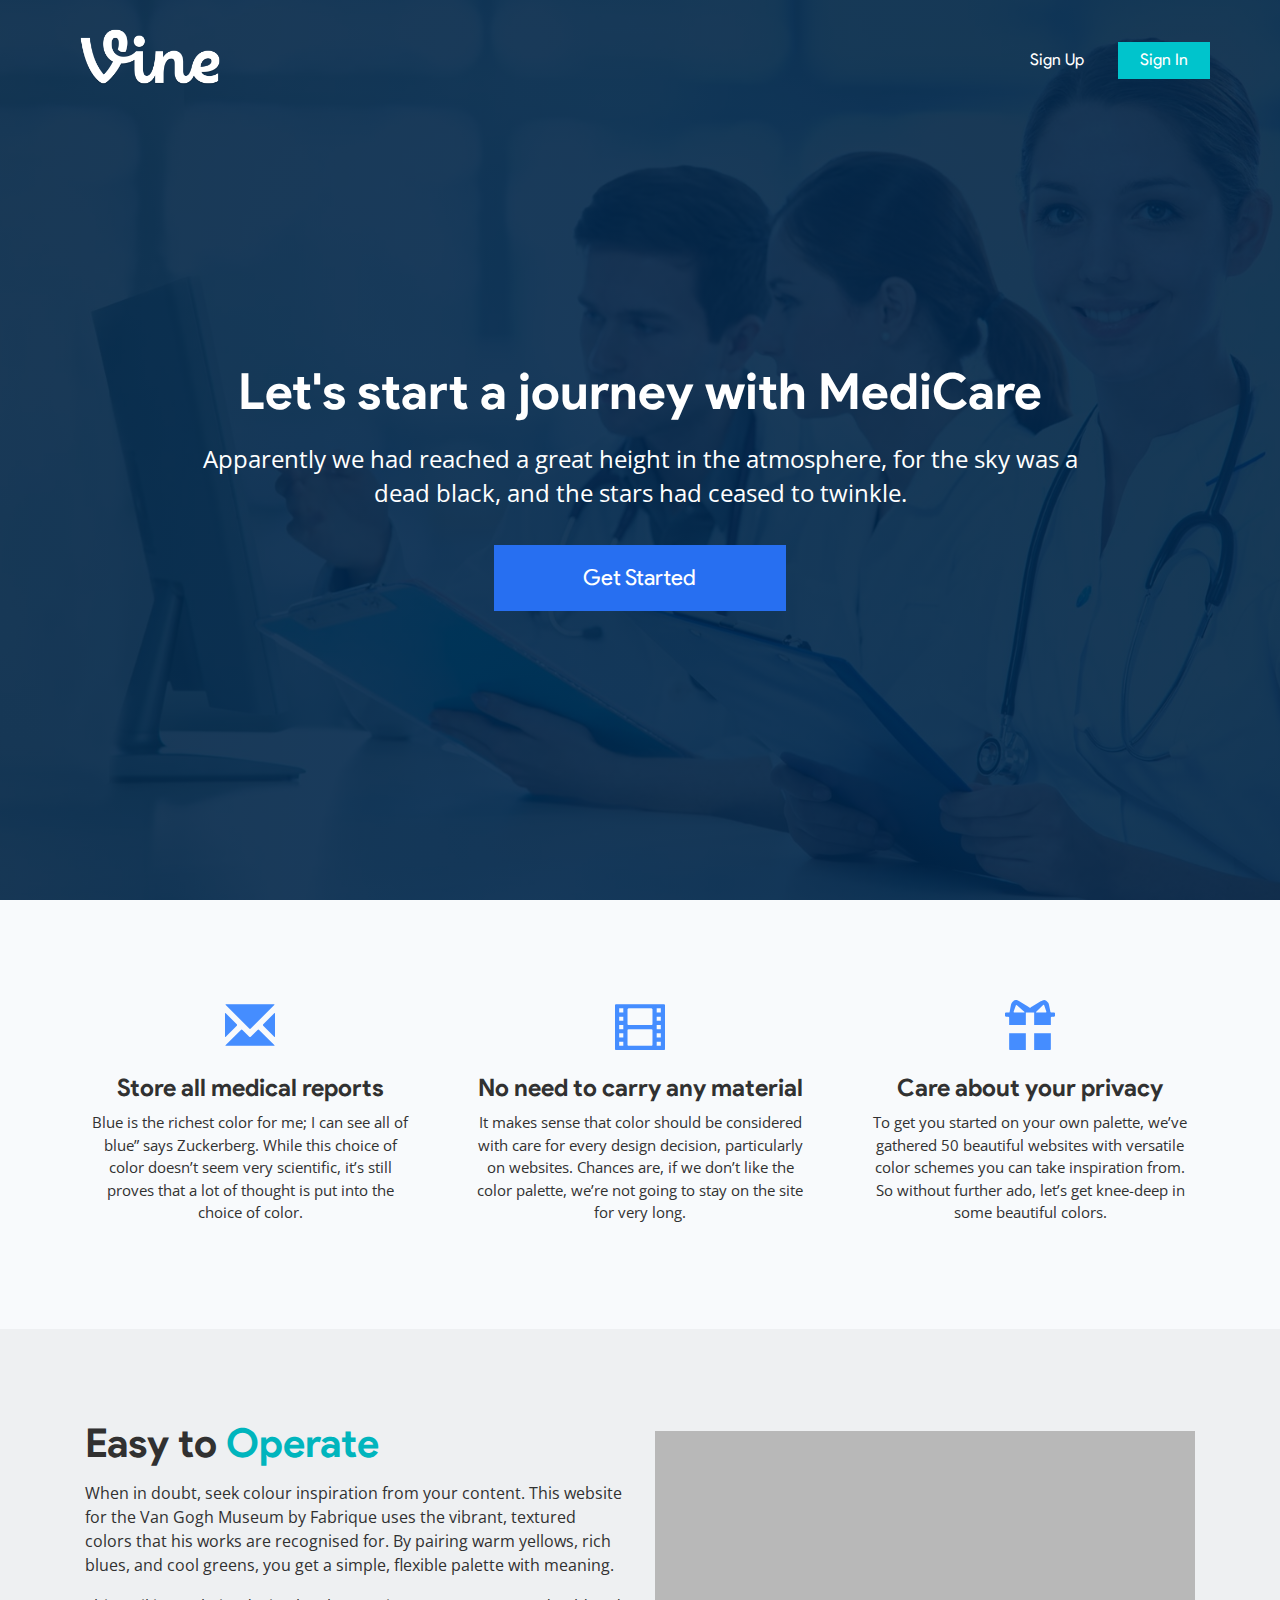
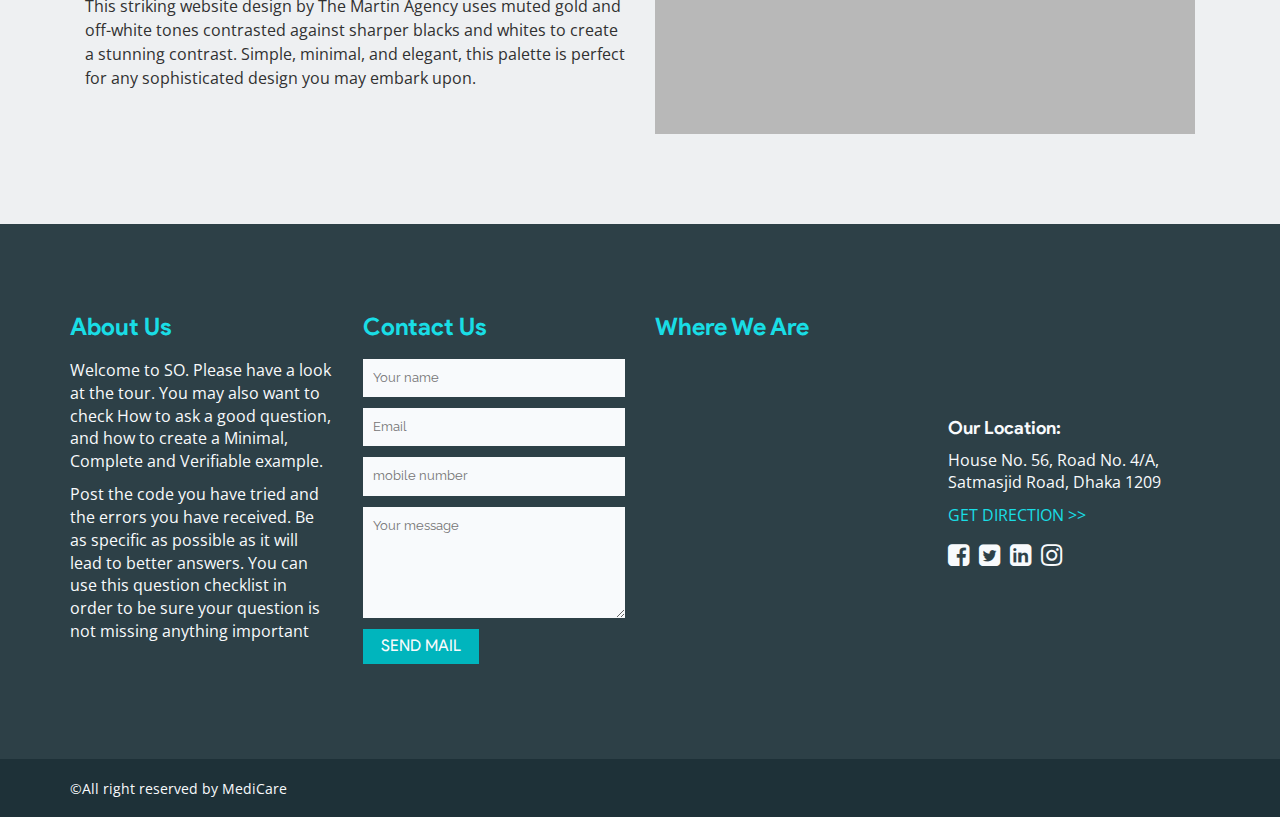
<file: index.html>
<!DOCTYPE html>
<html lang="en">
<head>
	<meta charset="UTF-8">
	<title>Medi-Care</title>
	<!-- <link href="https://fonts.googleapis.com/css?family=Open+Sans:400,600,700" rel="stylesheet">
	<link href="https://fonts.googleapis.com/css?family=Raleway:200,300,400" rel="stylesheet"> -->
	<link href="https://fonts.googleapis.com/css?family=Open+Sans:400,600,700|Raleway:200,300,400,700" rel="stylesheet">
	<link rel="stylesheet" href="https://maxcdn.bootstrapcdn.com/font-awesome/4.7.0/css/font-awesome.min.css">
	<link rel="stylesheet" href="https://maxcdn.bootstrapcdn.com/bootstrap/3.3.7/css/bootstrap.min.css">
	<link rel="stylesheet" href="css/style.css">
</head>
<body>
	<header>
		<div class="container">
			<a href="" class="logo pull-left">
				<img src="img/logo.png" alt="">
			</a>
			<nav class="pull-right">
				<ul>
					<li><button data-toggle="modal" data-target="#sign-up-modal">Sign Up</button></li>
					<li><button class="sign-in" data-toggle="modal" data-target="#sign-in-modal">Sign In</button></li>
				</ul>
			</nav>
		</div>
	</header>
	<section class="banner-area">
		<div class="container">
			<div class="banner-inner">
				<h2>Let's start a journey with MediCare</h2>
				<p>Apparently we had reached a great height in the atmosphere, for the sky was a dead black, and the stars had ceased to twinkle.</p>
				<button>Get Started</button>
			</div>
		</div>
	</section>
	<section class="feature-area">
		<div class="container">
			<div class="row">
				<div class="col-md-4">
					<div class="single-feature">
						<i class="glyphicon glyphicon-envelope"></i>
						<h3>Store all medical reports</h3>
						<p>Blue is the richest color for me; I can see all of blue” says Zuckerberg. While this choice of color doesn’t seem very scientific, it’s still proves that a lot of thought is put into the choice of color.</p>
					</div>
				</div>
				<div class="col-md-4">
					<div class="single-feature">
						<i class="glyphicon glyphicon-film"></i>
						<h3>No need to carry any material</h3>
						<p>It makes sense that color should be considered with care for every design decision, particularly on websites. Chances are, if we don’t like the color palette, we’re not going to stay on the site for very long.</p>
					</div>
				</div>
				<div class="col-md-4">
					<div class="single-feature">
						<i class="glyphicon glyphicon-gift"></i>
						<h3>Care about your privacy</h3>
						<p>To get you started on your own palette, we’ve gathered 50 beautiful websites with versatile color schemes you can take inspiration from. So without further ado, let’s get knee-deep in some beautiful colors.</p>
					<div>
				</div>
			</div>
		</div>
	</section>
	<section class="how-to-area">
		<div class="container">
			<div class="col-md-6">
				<h2>Easy to <strong>Operate</strong></h2>
				<p>When in doubt, seek colour inspiration from your content. This website for the Van Gogh Museum by Fabrique uses the vibrant, textured colors that his works are recognised for. By pairing warm yellows, rich blues, and cool greens, you get a simple, flexible palette with meaning.</p>
				<p>This striking website design by The Martin Agency uses muted gold and off-white tones contrasted against sharper blacks and whites to create a stunning contrast. Simple, minimal, and elegant, this palette is perfect for any sophisticated design you may embark upon.</p>
			</div>
			<div class="col-md-6">
				<div class="vimeo-video">
					<iframe frameborder="0" vspace="0" hspace="0" webkitallowfullscreen="" mozallowfullscreen="" allowfullscreen="" scrolling="auto" src="https://player.vimeo.com/video/218093515?title=0"></iframe>
				</div>
			</div>
		</div>
	</section>
	<footer>
		<div class="upper-footer">
			<div class="container">
				<div class="row">
					<div class="col-md-3">
						<h3>About Us</h3>
						<p>Welcome to SO. Please have a look at the tour. You may also want to check How to ask a good question, and how to create a Minimal, Complete and Verifiable example.</p>
						<p>Post the code you have tried and the errors you have received. Be as specific as possible as it will lead to better answers. You can use this question checklist in order to be sure your question is not missing anything important</p>
					</div>
					<div class="col-md-3">
						<h3>Contact Us</h3>
						<form action="">
							<input type="text" placeholder="Your name">
							<input type="email" placeholder="Email">
							<input type="text" placeholder="mobile number">
							<textarea name="" id="" cols="30" rows="5" placeholder="Your message"></textarea>
							<button type="submit">SEND MAIL</button>
						</form>
					</div>
					<div class="col-md-6">
						<h3>Where We Are</h3>
						<div class="contact-info">
							<div class="contact-map pull-left">
								<iframe src="https://www.google.com/maps/embed?pb=!1m18!1m12!1m3!1d3652.1826739721478!2d90.37228181423257!3d23.740864395059127!2m3!1f0!2f0!3f0!3m2!1i1024!2i768!4f13.1!3m3!1m2!1s0x3755bf4ac8e87751%3A0xb69305423ba5f5ef!2sUniversity+of+Liberal+Arts+Bangladesh(Campus+A)!5e0!3m2!1sen!2sbd!4v1510261510139" width="400" height="258" frameborder="0" style="border:0" allowfullscreen></iframe>
							</div>
							<div class="contact-text pull-left">
								<h4>Our Location:</h4>
								<p>House No. 56, Road No. 4/A, Satmasjid Road, Dhaka 1209</p>
								<p><a href="#">GET DIRECTION >></a></p>
								<ul>
									<li><a href="#"><i class="fa fa-facebook-square" aria-hidden="true"></i></a></li>
									<li><a href="#"><i class="fa fa-twitter-square" aria-hidden="true"></i></a></li>
									<li><a href="#"><i class="fa fa-linkedin-square" aria-hidden="true"></i></a></li>
									<li><a href="#"><i class="fa fa-instagram" aria-hidden="true"></i></a></li>
								</ul>
							</div>
						</div>
					</div>
				</div>
			</div>
		</div>
		<div class="lower-footer">
			<div class="container">
				<p>&copy;All right reserved by MediCare</p>
			</div>
		</div>
	</footer>

	<!-- Sign Up Modal -->
	<div id="sign-up-modal" class="modal fade" role="dialog">
		<div class="modal-dialog">

			<!-- Modal content-->
			<div class="modal-content">
				<div class="sign-up-top">
				
					<button class="close" data-dismiss="modal">
						<i class="glyphicon glyphicon-remove"></i>
					</button>
					<h4 class="modal-title">Sign Up</h4>
					<p>Let's join as a member of us. It's free to create an Account.</p>
				</div>
				<div class="sign-up-bottom">
					<div class="sign-up-steps">
						<div class="single-sign-up-step full">
							<p>STEP 1</p>
							<span></span>
							<p>Choose Role</p>
						</div>
						<div class="single-sign-up-step">
							<p>STEP 2</p>
							<span></span>
							<p>Basic Info</p>
						</div>
						<div class="single-sign-up-step">
							<p>STEP 3</p>
							<span></span>
							<p>Other Details</p>
						</div>
					</div>
					<form action="">
						<div class="single-step sign-up-step-1 active">
							<div class="single-step-inner">
								<h3>Who are you? Choose a role for the new Account</h3>
								<div class="sign-up-role">
									<div class="sign-up-as" data-hide=".sign-up-step-1" data-show=".sign-up-step-2" data-go-step="2" data-role="doctor">
										<h2>As a <br><strong>Doctor</strong></h2>
									</div>
									<span>or</span>
									<div class="sign-up-as" data-hide=".sign-up-step-1" data-show=".sign-up-step-2" data-go-step="2" data-role="patient">
										<h2>As a <br><strong>Patient</strong></h2>
									</div>
								</div>
							</div>
						</div>
						<div class="single-step sign-up-step-2">
							<div class="single-step-inner">
								<h3>Basic Information</h3>
								<div class="sign-up-field">
									<input type="text" placeholder="First name">
									<input type="text" placeholder="Last name">
								</div>
								<input type="text" placeholder="Username">
								<div class="sign-up-field">
									<input type="password" placeholder="Password">
									<input type="password" placeholder="Confirm Password">
								</div>
								<div class="sign-up-field buttons">
									<button type="button" data-hide=".sign-up-step-2" data-show=".sign-up-step-1" data-back-step="1">Previous</button>
									<button type="button" data-hide=".sign-up-step-2" data-show=".sign-up-step-3" data-go-step="3">Next</button>
								</div>
							</div>
						</div>
						<div class="single-step sign-up-step-3">
							<div class="single-step-inner">
								<h3>Contact and Personal Information</h3>
								<div class="sign-up-field">
									<input type="email" placeholder="Email">
									<input type="number" placeholder="Phone number">
									<input type="text" placeholder="Address" data-if="doctor">
									<input type="text" placeholder="Profession" data-if="doctor">
									<input type="text" placeholder="NID">
									<input type="text" placeholder="Working place" data-if="patient">
									<input type="text" placeholder="Designation" data-if="patient">
									<input type="text" placeholder="Date of birth">
								</div>
								<div class="sign-up-field buttons">
									<button type="button" data-hide=".sign-up-step-3" data-show=".sign-up-step-2" data-back-step="2">Previous</button>
									<button type="submit">Submit</button>
								</div>
							</div>
						</div>
					</form>
				</div>
			</div>
		</div>
	</div>
	
	<!-- Sign In Modal -->
	<div id="sign-in-modal" class="modal fade" role="dialog">
		<div class="modal-dialog">

			<!-- Modal content-->
			<div class="modal-content">
				<div class="sign-in-top">
				
					<button class="close" data-dismiss="modal">
						<i class="glyphicon glyphicon-remove"></i>
					</button>
					<h4 class="modal-title">Sign In</h4>
					<p>Give your username and password to get logged in.</p>
				
				
					<form action="">
						<input type="text" placeholder="Username">
						<input type="password" placeholder="Password">
						<button type="submit">Sign In</button>
					</form>
				
				</div>
				<div class="sign-in-bottom">
					<p>Don't have an Account? To create one <strong>Sign Up</strong> now.</p>
					<button type="button" data-vanish="#sign-in-modal" data-toggle="modal" data-target="#sign-up-modal">Sign Up</button>
				</div>
			</div>
		</div>
	</div>

	<script src="js/vendor/jquery-3.2.1.js"></script>
	<script src="https://maxcdn.bootstrapcdn.com/bootstrap/3.3.7/js/bootstrap.min.js"></script>
	<script src="js/script.js"></script>
</body>
</html>
</file>
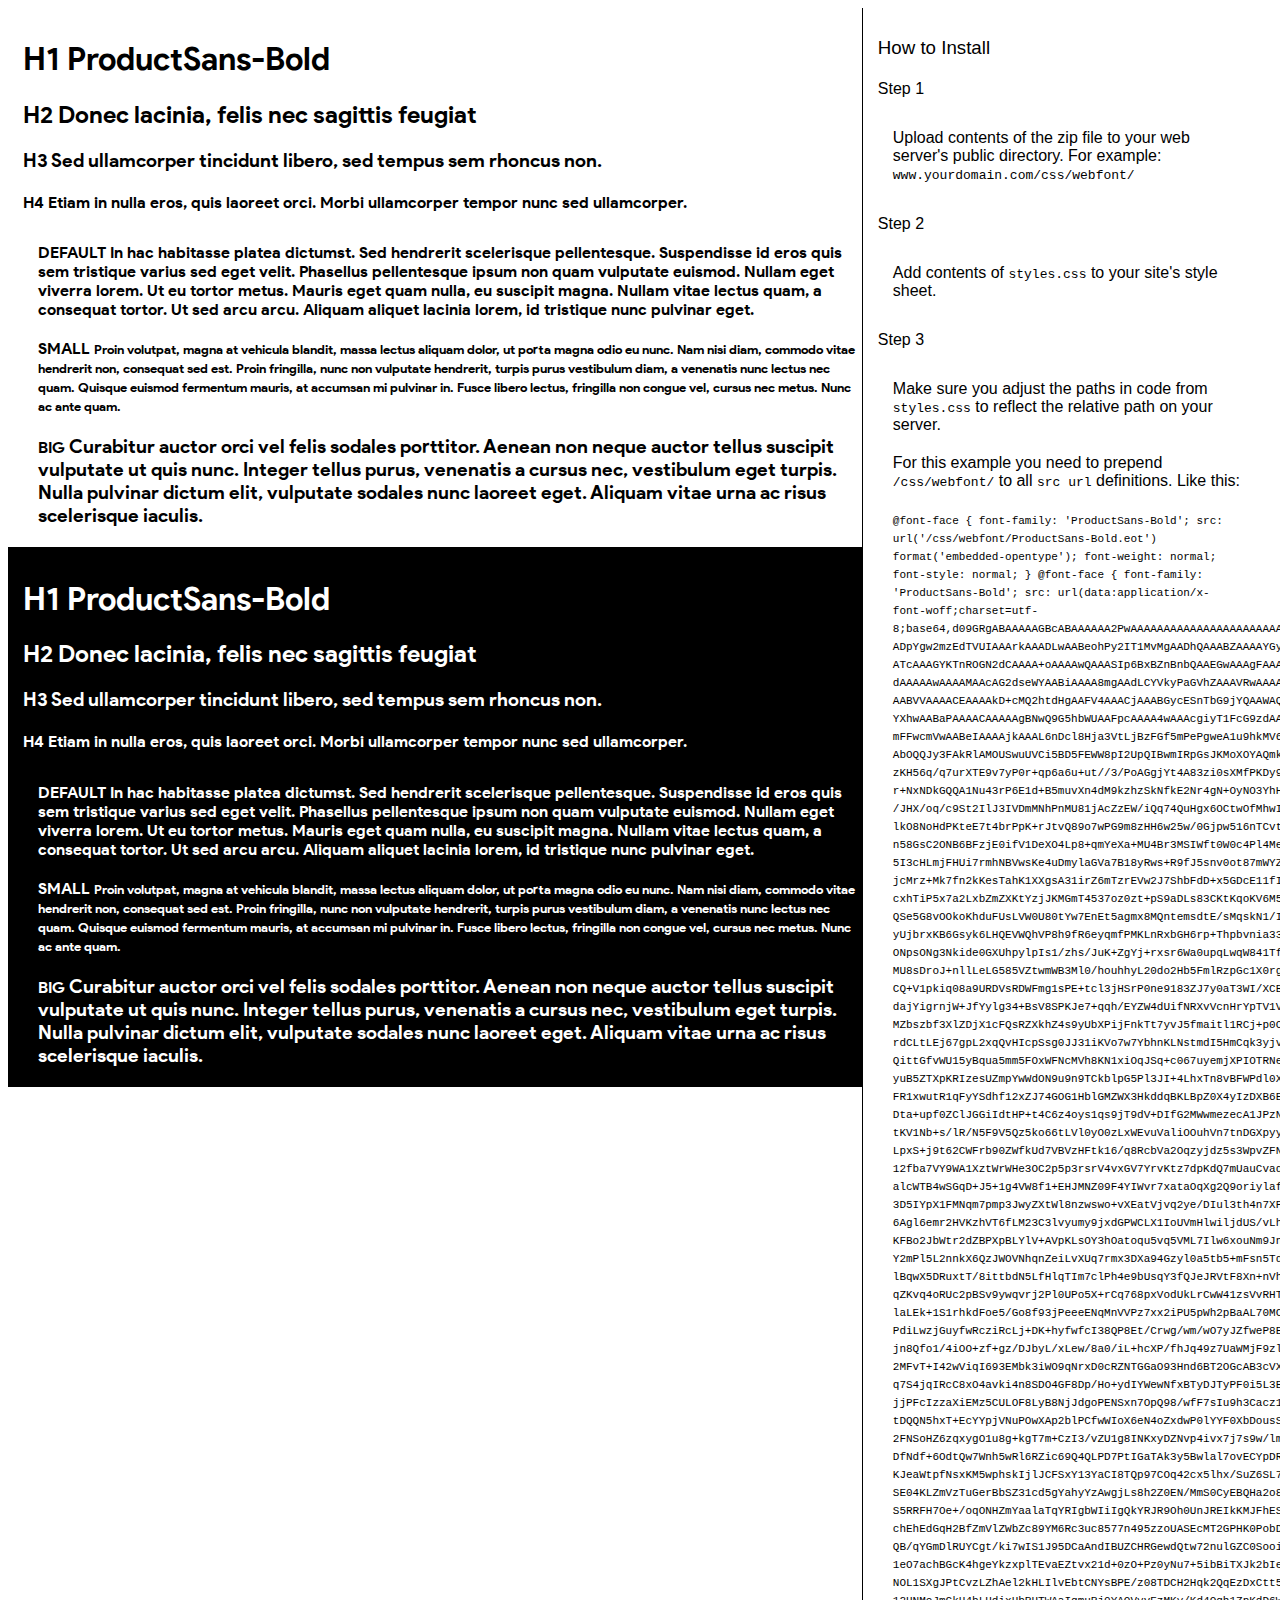
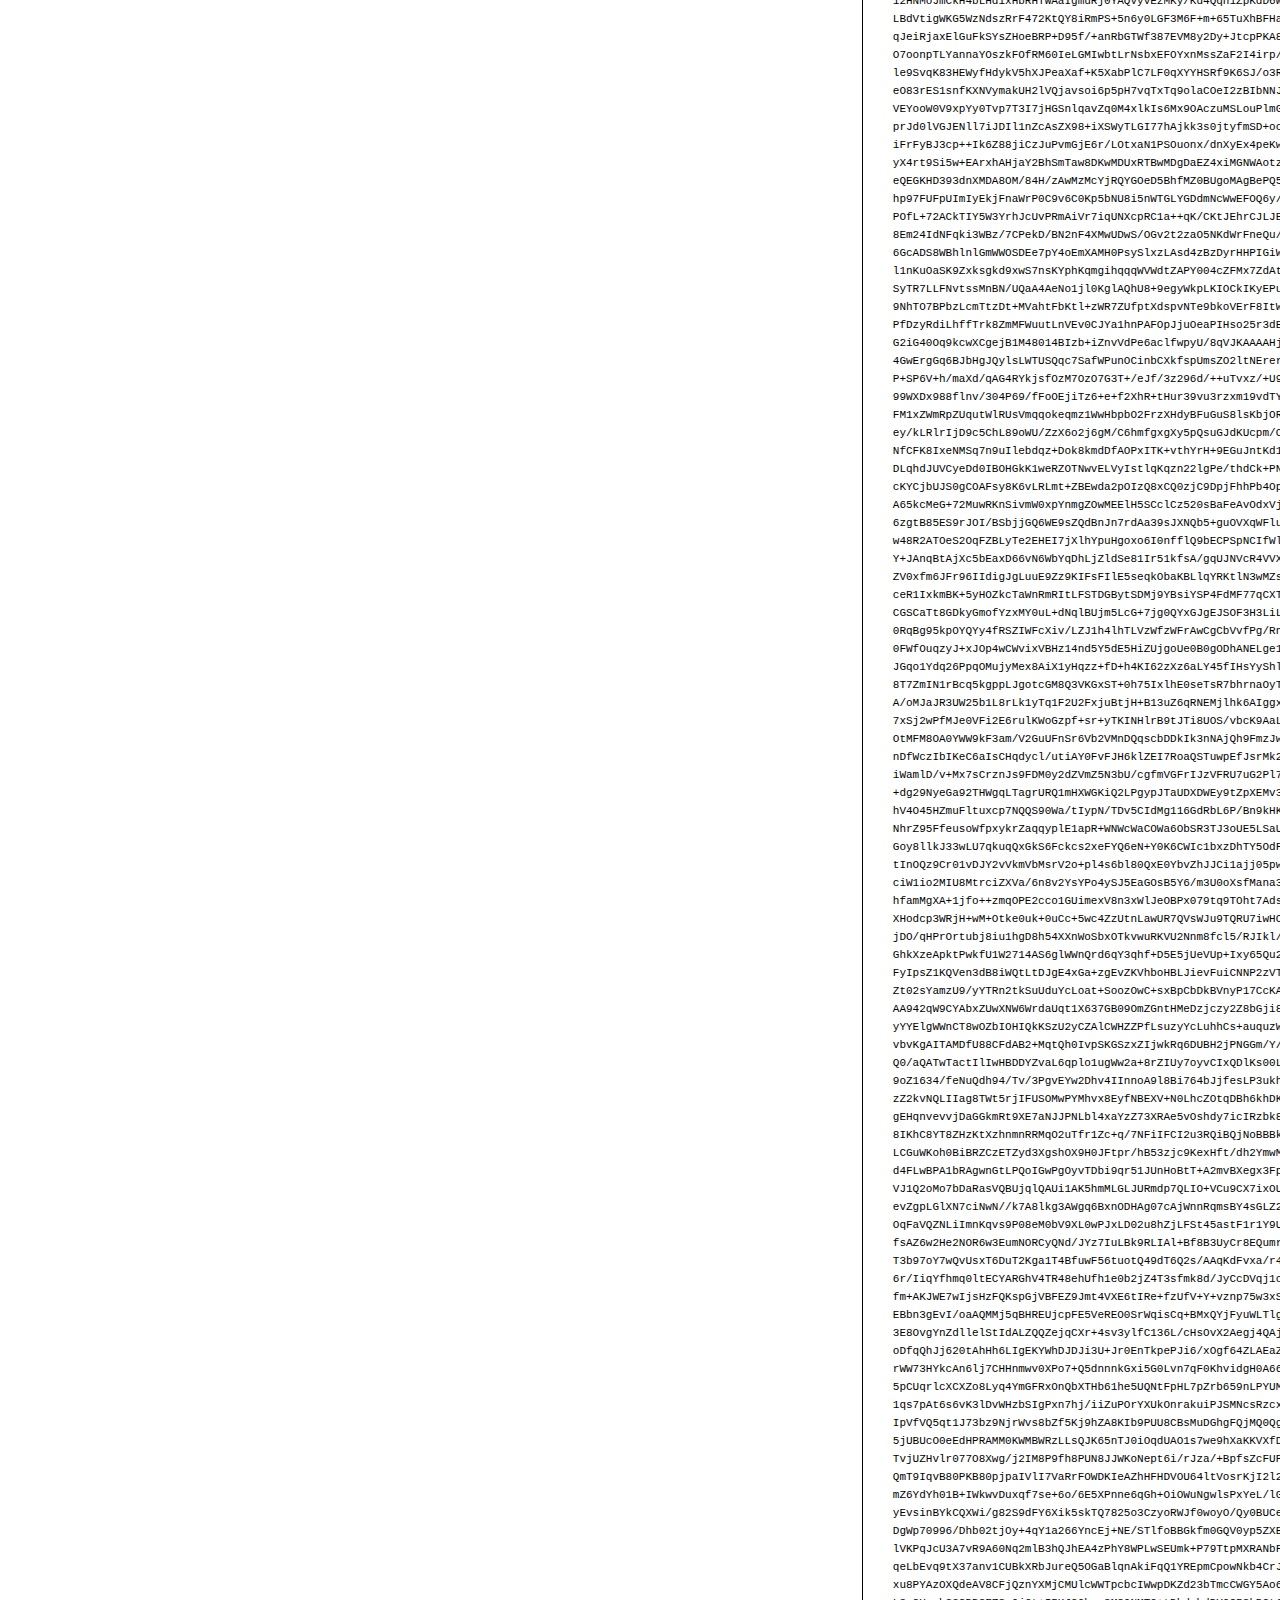
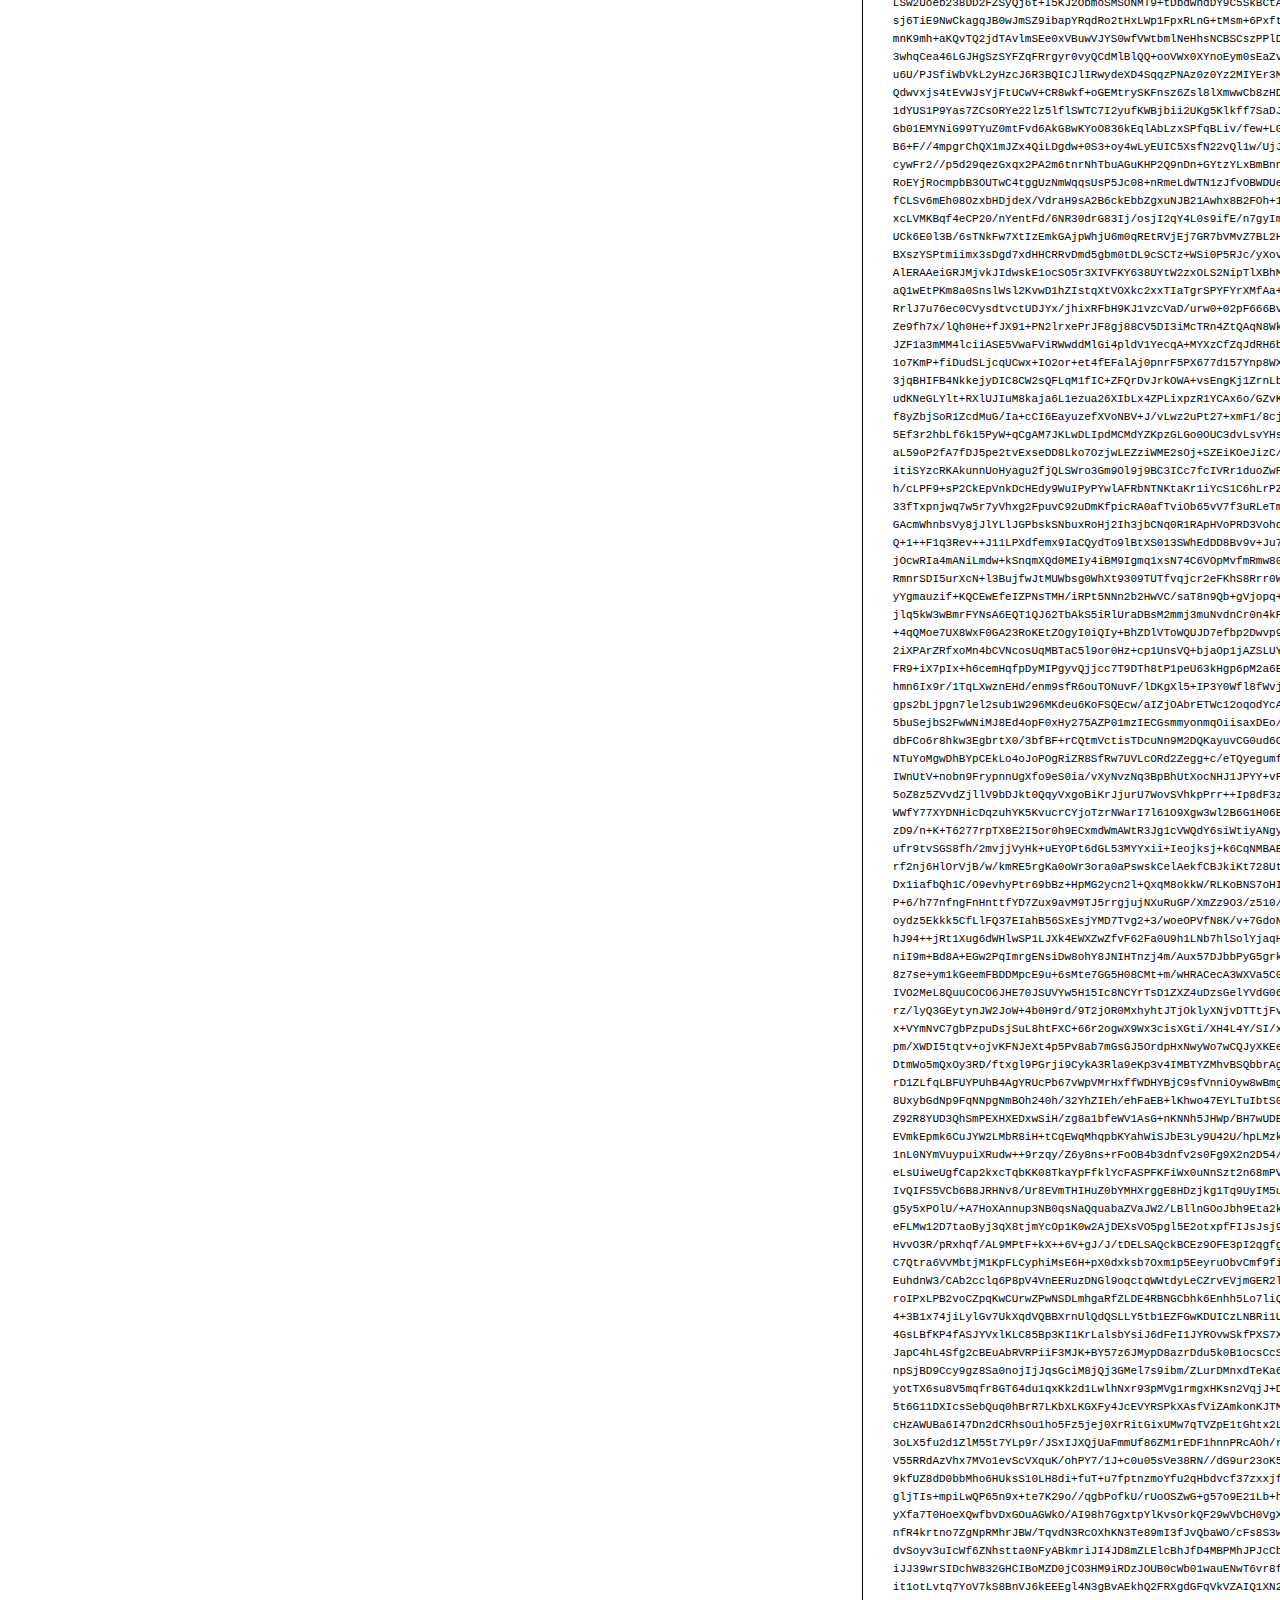
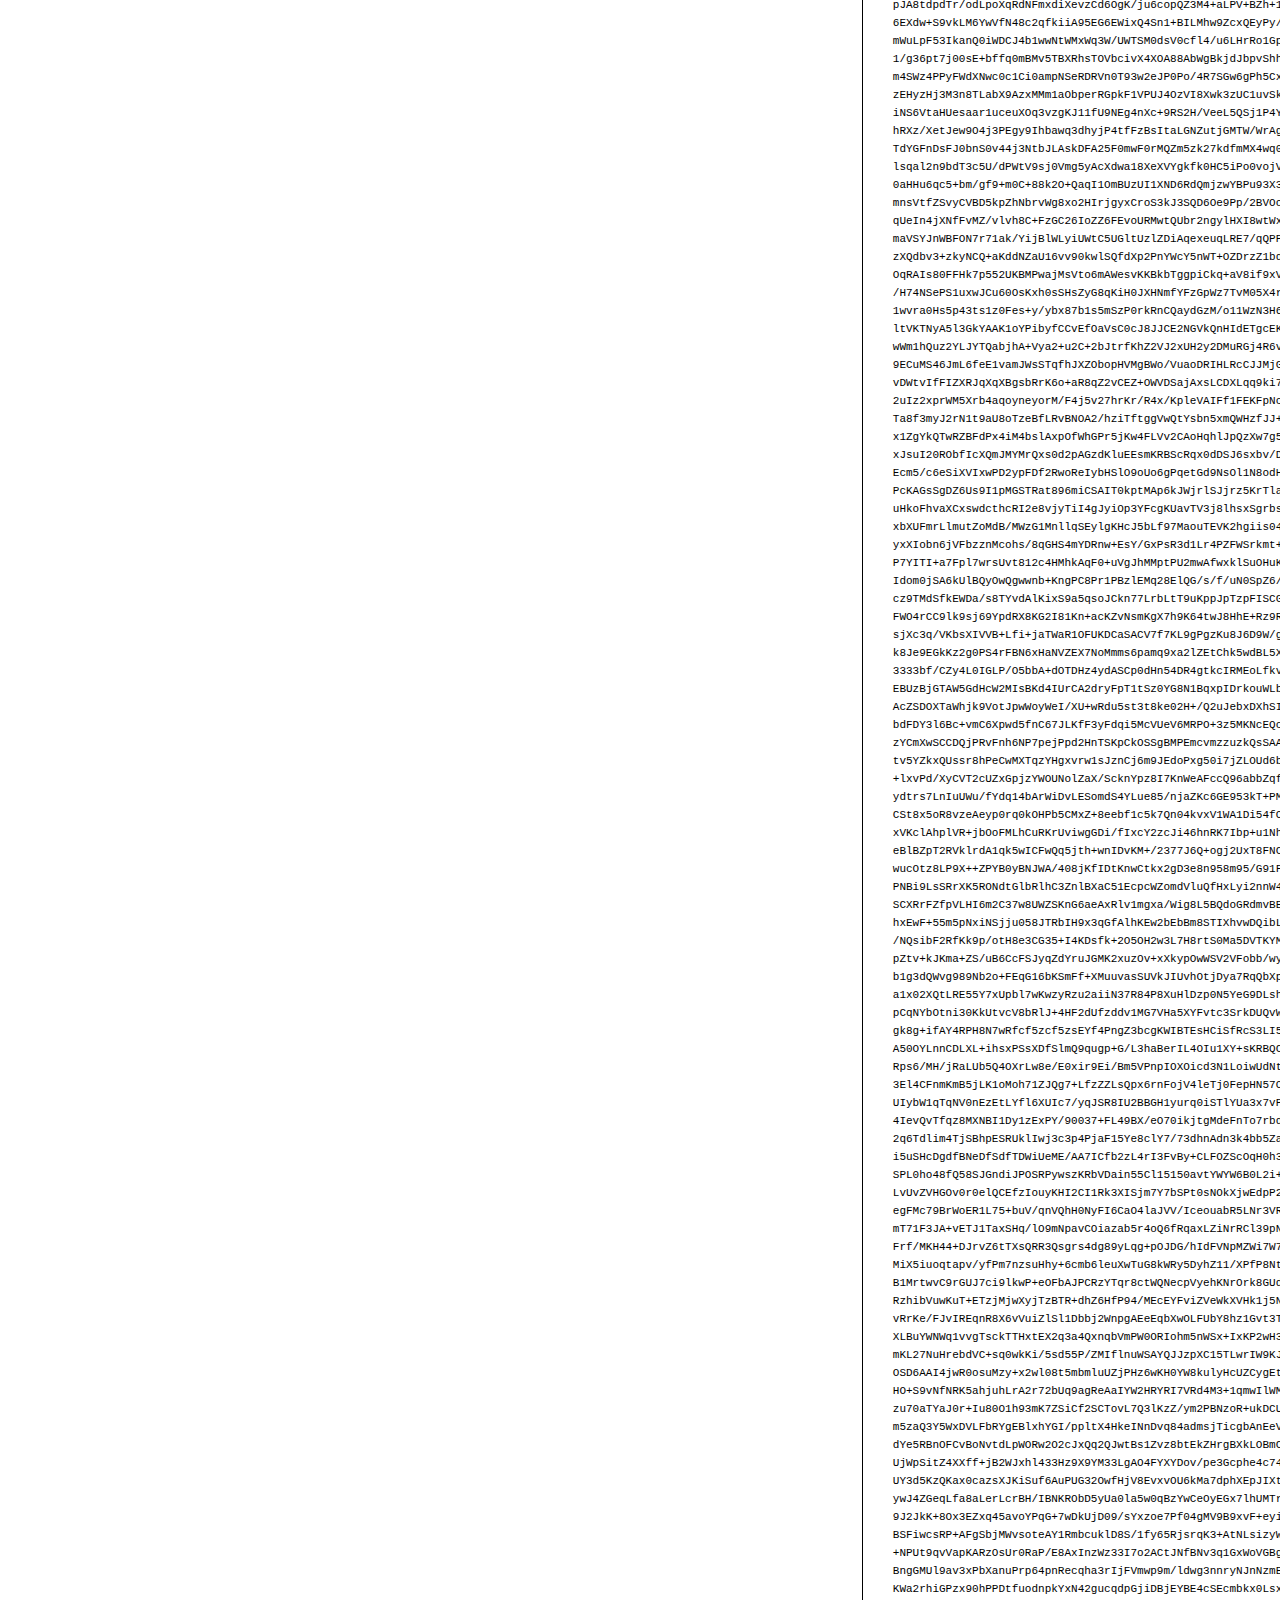
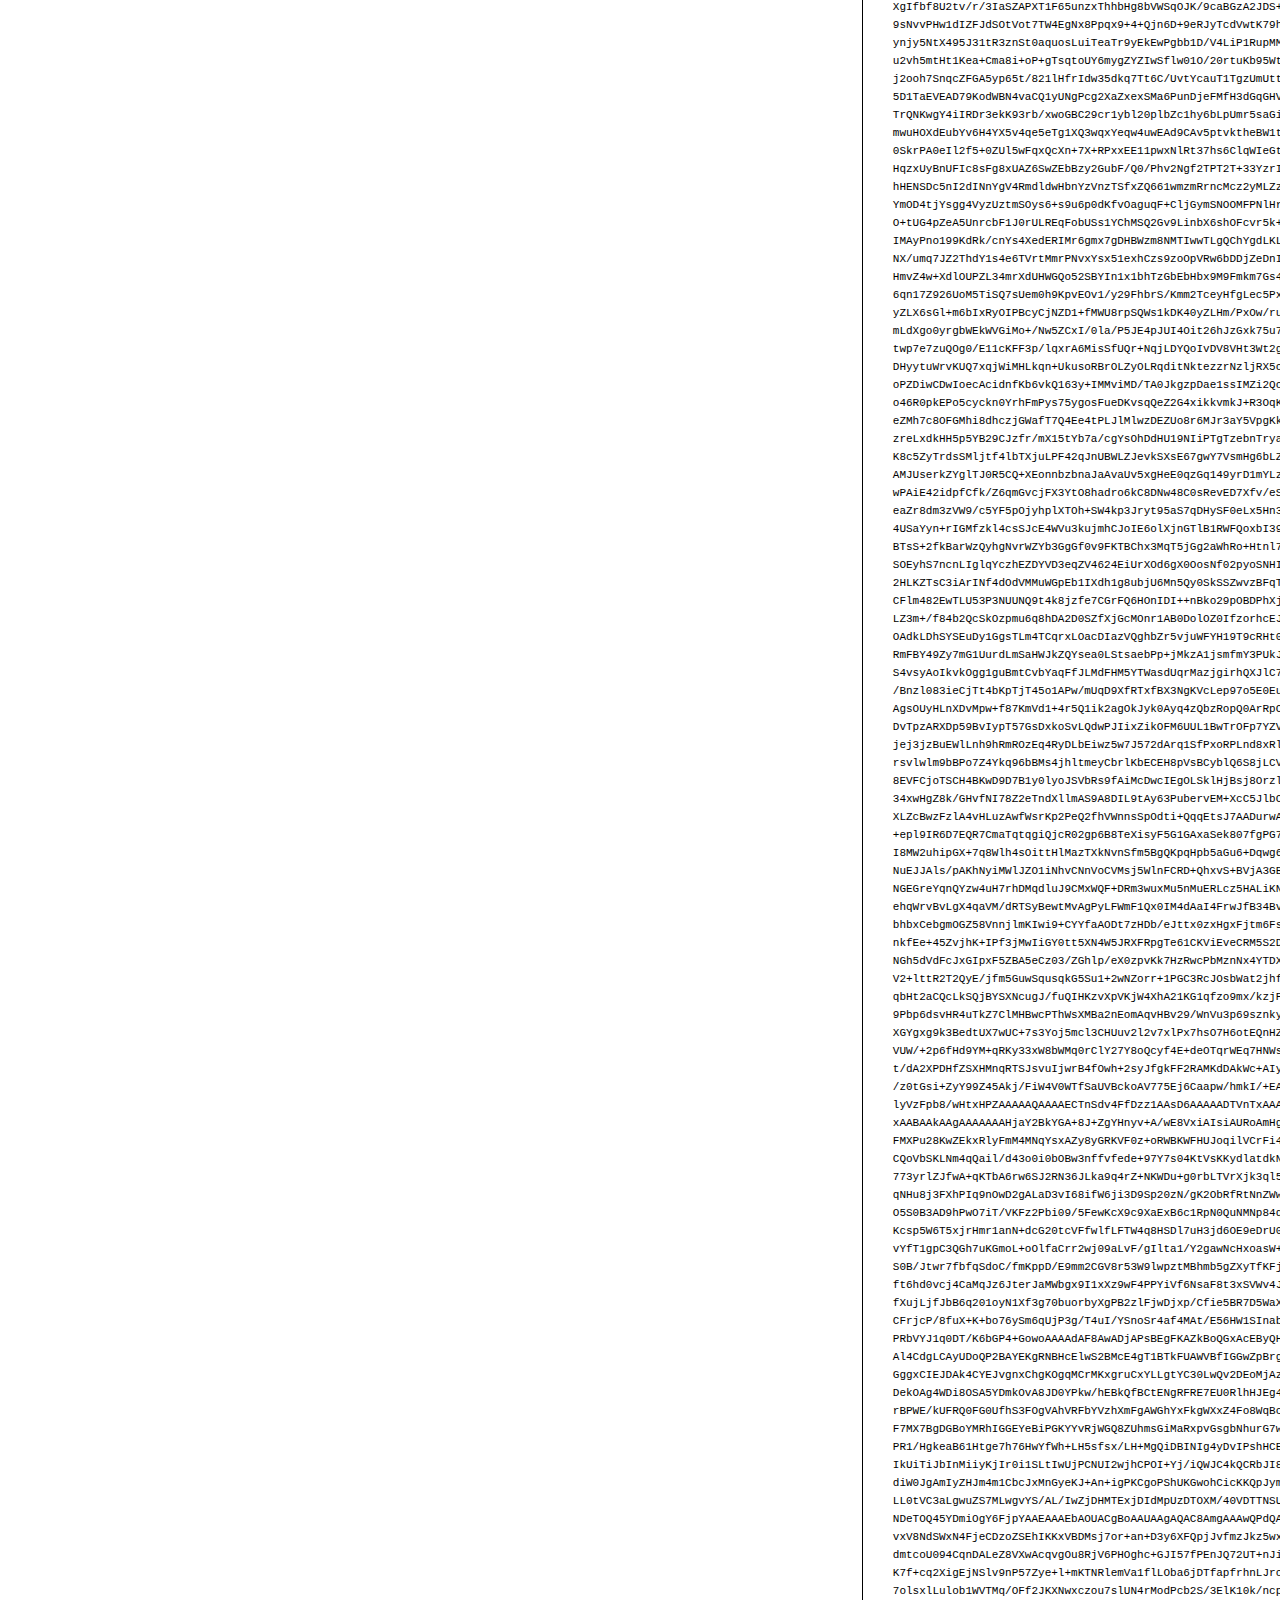
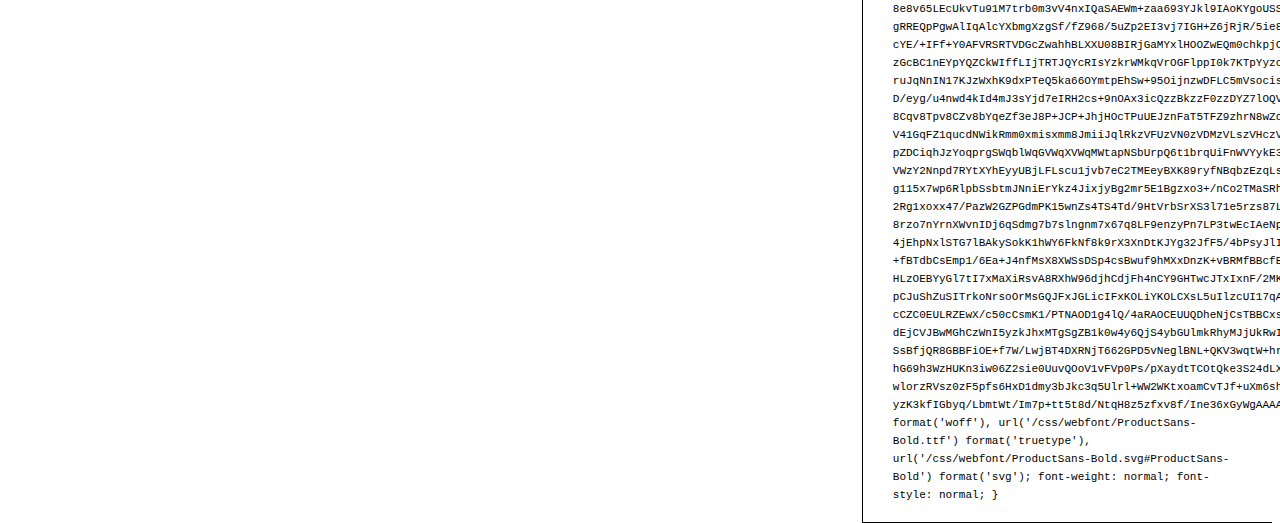
<file: fonts/ProductSans-Bold/preview.html>
<!DOCTYPE html>
<html>
<head>
<title>
ProductSans-Bold
 - Web font preview
</title>
<style type='text/css'>

@font-face {
  font-family: 'ProductSans-Bold';
  src: url('ProductSans-Bold.eot') format('embedded-opentype');
  font-weight: normal;
  font-style: normal;
}

@font-face {
  font-family: 'ProductSans-Bold';
  src:  url([data-uri]) format('woff'), url('ProductSans-Bold.ttf')  format('truetype'), url('ProductSans-Bold.svg#ProductSans-Bold') format('svg');
  font-weight: normal;
  font-style: normal;
}



body { font-family: 'ProductSans-Bold' !important; }
h1, h2, h3, h4 { font-weight: normal; }
.reg { color:black; background:white; }
.inverse { color:white; background:black; }
div { padding: 10px 15px; }
.right { background:white; width:30%; float: right; font-family: sans-serif; border: 1px solid black; border-width: 0 0 1px 1px;}
</style>
</head>
<body>
<div class='right'>
<h3>How to Install</h3>
<h4>Step 1</h4>
<div>
Upload contents of the zip file to your web server's public directory. For example:
<code>www.yourdomain.com/css/webfont/</code>
</div>
<h4>Step 2</h4>
<div>
Add contents of
<code>styles.css</code>
to your site's style sheet.
</div>
<h4>Step 3</h4>
<div>
Make sure you adjust the paths in code from
<code>styles.css</code>
to reflect the relative path on your server.
</div>
<div>
For this example you need to prepend
<code>/css/webfont/</code>
to all
<code>src url</code>
definitions. Like this:
</div>
<div>
<code style='font-size:11px;'>@font-face {
  font-family: 'ProductSans-Bold';
  src: url('/css/webfont/ProductSans-Bold.eot') format('embedded-opentype');
  font-weight: normal;
  font-style: normal;
}

@font-face {
  font-family: 'ProductSans-Bold';
  src:  url([data-uri]) format('woff'), url('/css/webfont/ProductSans-Bold.ttf')  format('truetype'), url('/css/webfont/ProductSans-Bold.svg#ProductSans-Bold') format('svg');
  font-weight: normal;
  font-style: normal;
}</code>
</div>
</div>
<div class='reg'>
<h1>
H1
ProductSans-Bold
</h1>
<h2>
H2
Donec lacinia, felis nec sagittis feugiat
</h2>
<h3>
H3
Sed ullamcorper tincidunt libero, sed tempus sem rhoncus non.
</h3>
<h4>
H4
Etiam in nulla eros, quis laoreet orci. Morbi ullamcorper tempor nunc sed ullamcorper.
</h4>
<div>
DEFAULT
In hac habitasse platea dictumst. Sed hendrerit scelerisque pellentesque. Suspendisse id eros quis sem tristique varius sed eget velit. Phasellus pellentesque ipsum non quam vulputate euismod. Nullam eget viverra lorem. Ut eu tortor metus. Mauris eget quam nulla, eu suscipit magna. Nullam vitae lectus quam, a consequat tortor. Ut sed arcu arcu. Aliquam aliquet lacinia lorem, id tristique nunc pulvinar eget.
</div>
<div>
SMALL
<small>
Proin volutpat, magna at vehicula blandit, massa lectus aliquam dolor, ut porta magna odio eu nunc. Nam nisi diam, commodo vitae hendrerit non, consequat sed est. Proin fringilla, nunc non vulputate hendrerit, turpis purus vestibulum diam, a venenatis nunc lectus nec quam. Quisque euismod fermentum mauris, at accumsan mi pulvinar in. Fusce libero lectus, fringilla non congue vel, cursus nec metus. Nunc ac ante quam.
</small>
</div>
<div>
BIG
<big>
Curabitur auctor orci vel felis sodales porttitor. Aenean non neque auctor tellus suscipit vulputate ut quis nunc. Integer tellus purus, venenatis a cursus nec, vestibulum eget turpis. Nulla pulvinar dictum elit, vulputate sodales nunc laoreet eget. Aliquam vitae urna ac risus scelerisque iaculis.
</big>
</div>

</div>
<div class='inverse'>
<h1>
H1
ProductSans-Bold
</h1>
<h2>
H2
Donec lacinia, felis nec sagittis feugiat
</h2>
<h3>
H3
Sed ullamcorper tincidunt libero, sed tempus sem rhoncus non.
</h3>
<h4>
H4
Etiam in nulla eros, quis laoreet orci. Morbi ullamcorper tempor nunc sed ullamcorper.
</h4>
<div>
DEFAULT
In hac habitasse platea dictumst. Sed hendrerit scelerisque pellentesque. Suspendisse id eros quis sem tristique varius sed eget velit. Phasellus pellentesque ipsum non quam vulputate euismod. Nullam eget viverra lorem. Ut eu tortor metus. Mauris eget quam nulla, eu suscipit magna. Nullam vitae lectus quam, a consequat tortor. Ut sed arcu arcu. Aliquam aliquet lacinia lorem, id tristique nunc pulvinar eget.
</div>
<div>
SMALL
<small>
Proin volutpat, magna at vehicula blandit, massa lectus aliquam dolor, ut porta magna odio eu nunc. Nam nisi diam, commodo vitae hendrerit non, consequat sed est. Proin fringilla, nunc non vulputate hendrerit, turpis purus vestibulum diam, a venenatis nunc lectus nec quam. Quisque euismod fermentum mauris, at accumsan mi pulvinar in. Fusce libero lectus, fringilla non congue vel, cursus nec metus. Nunc ac ante quam.
</small>
</div>
<div>
BIG
<big>
Curabitur auctor orci vel felis sodales porttitor. Aenean non neque auctor tellus suscipit vulputate ut quis nunc. Integer tellus purus, venenatis a cursus nec, vestibulum eget turpis. Nulla pulvinar dictum elit, vulputate sodales nunc laoreet eget. Aliquam vitae urna ac risus scelerisque iaculis.
</big>
</div>

</div>
</body>
</html>
</file>
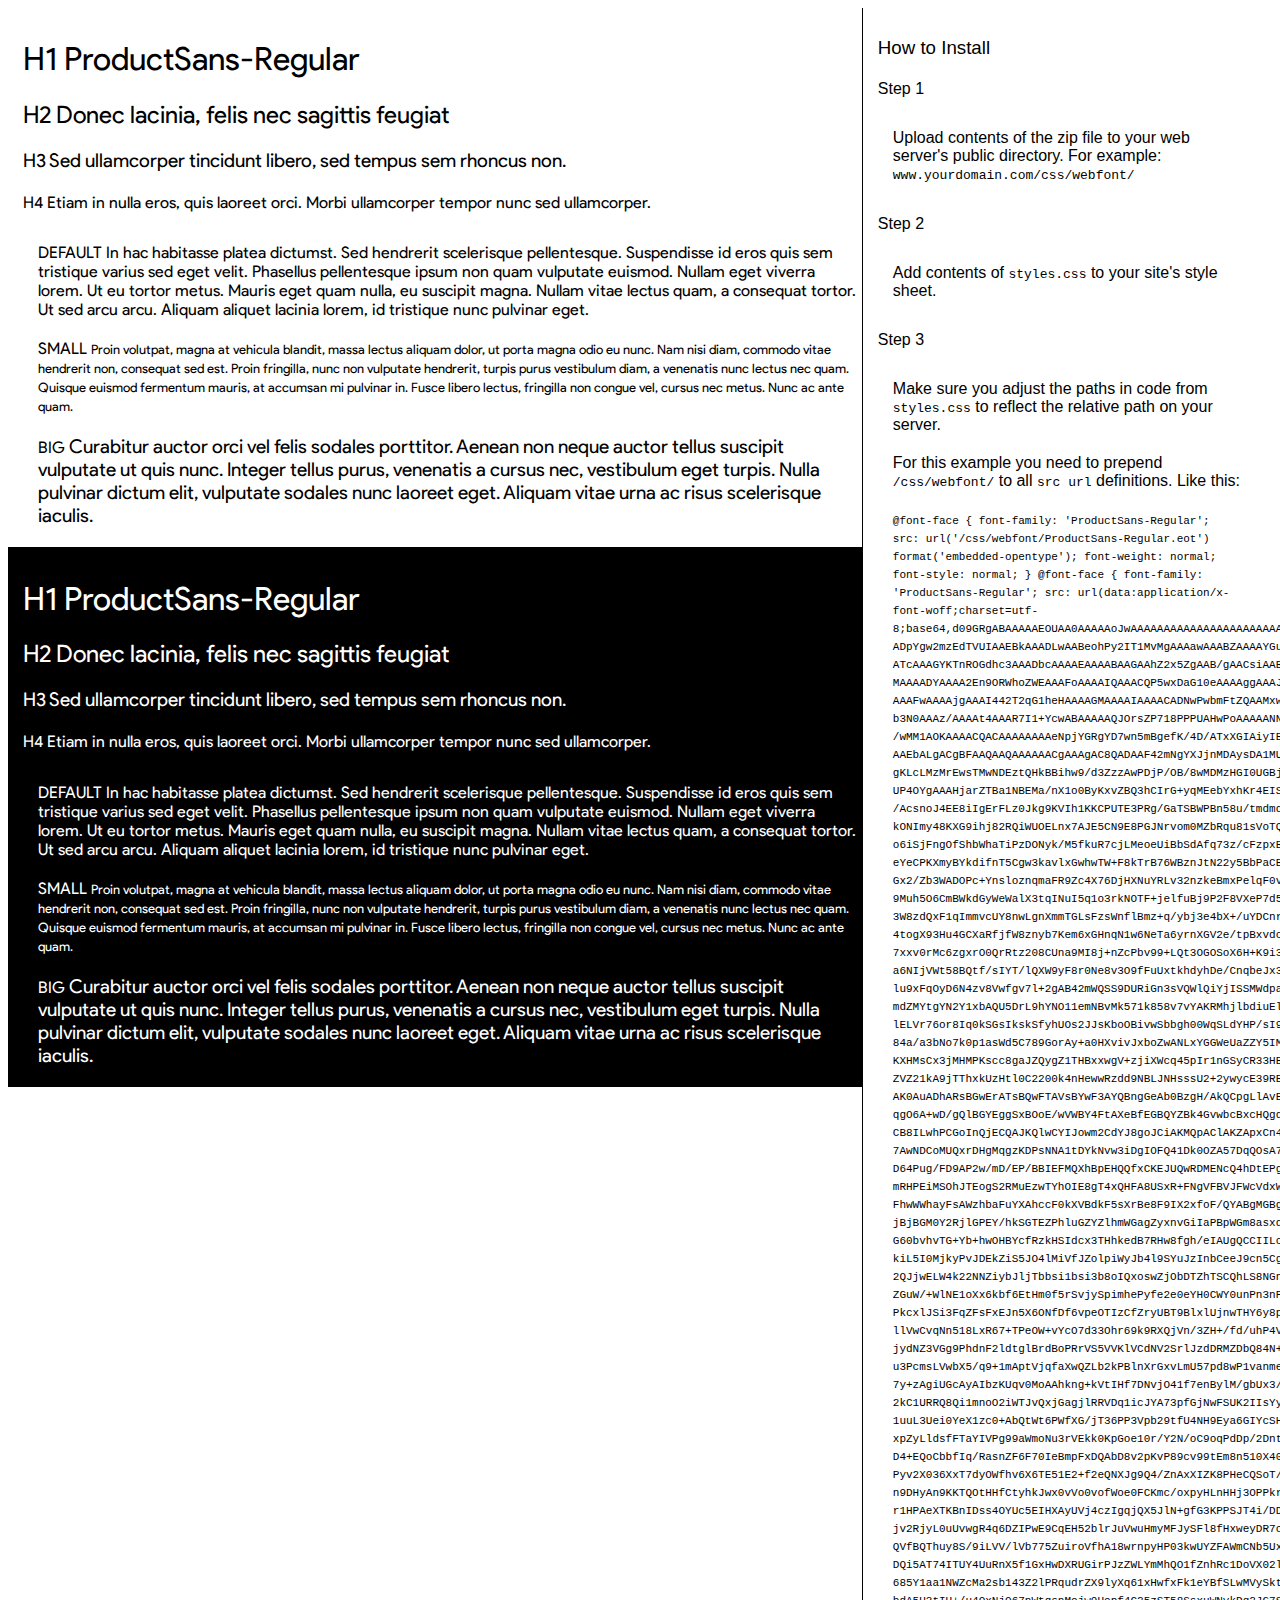
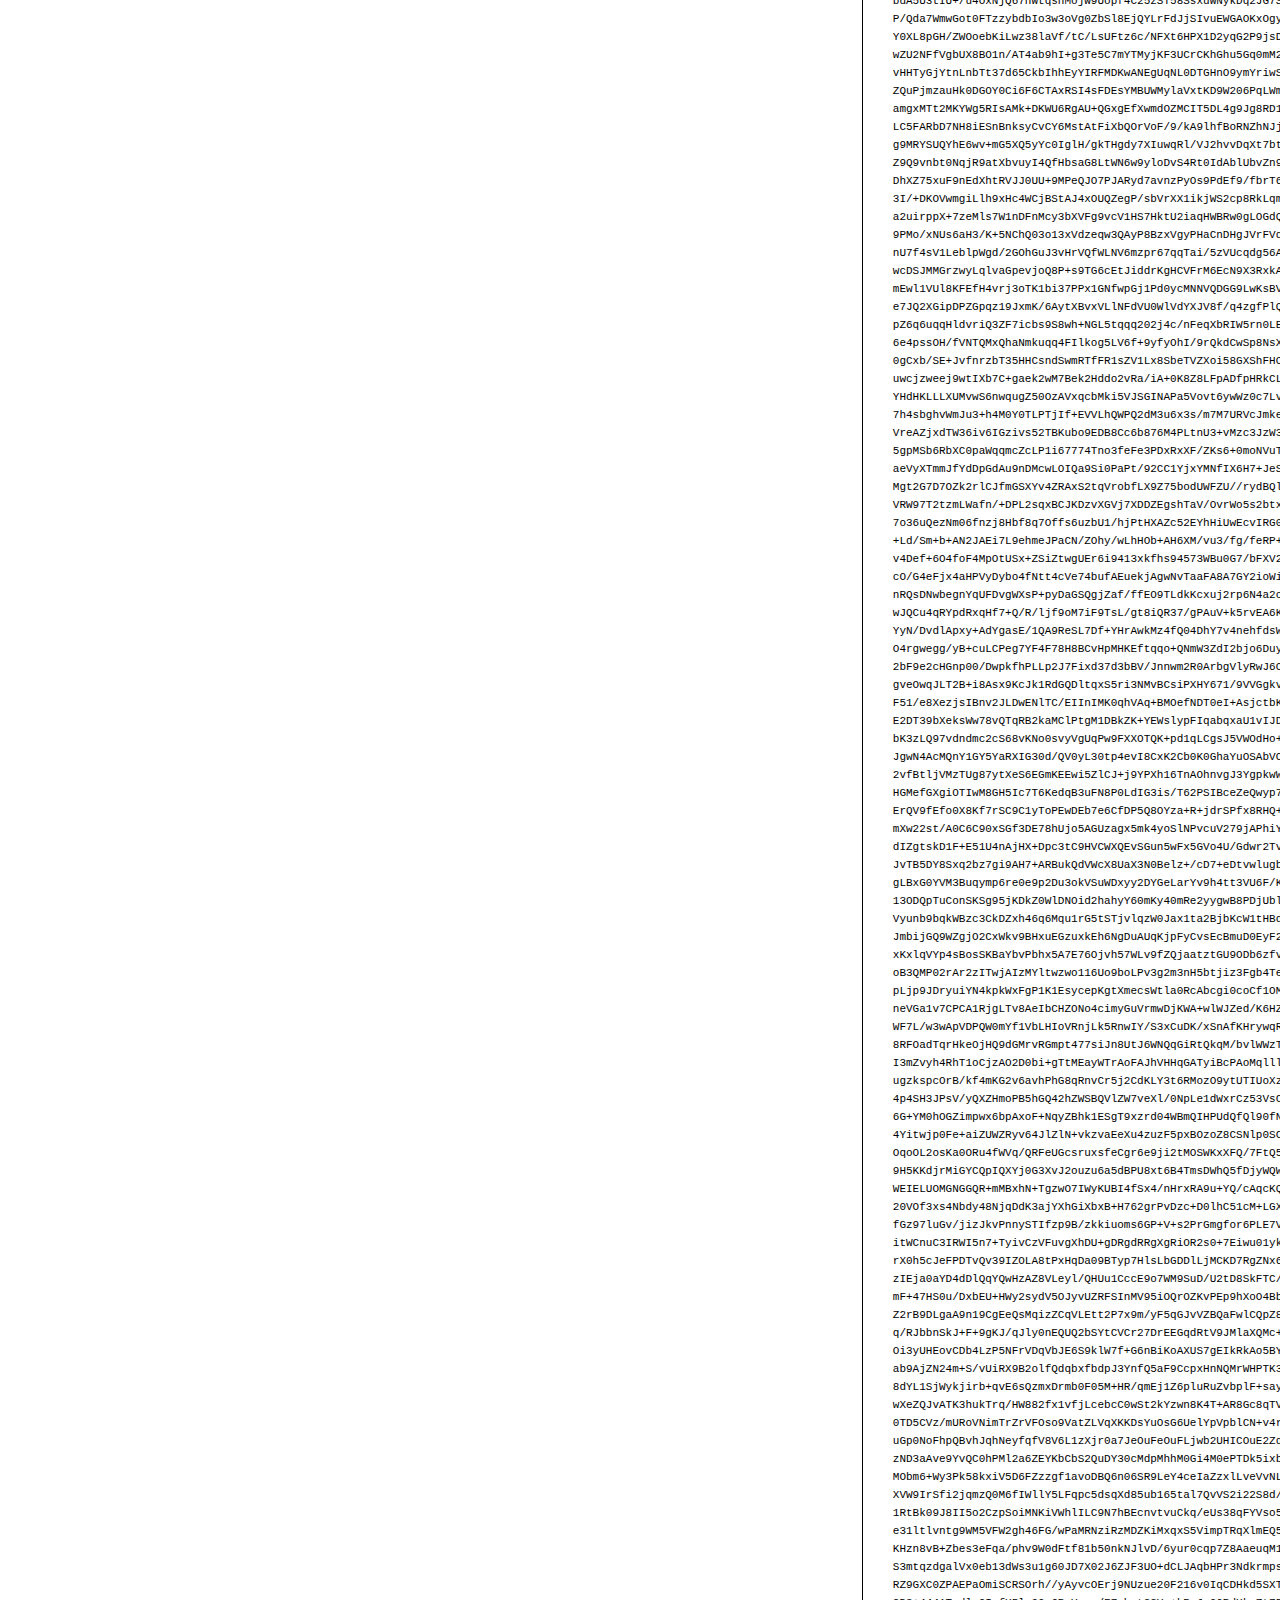
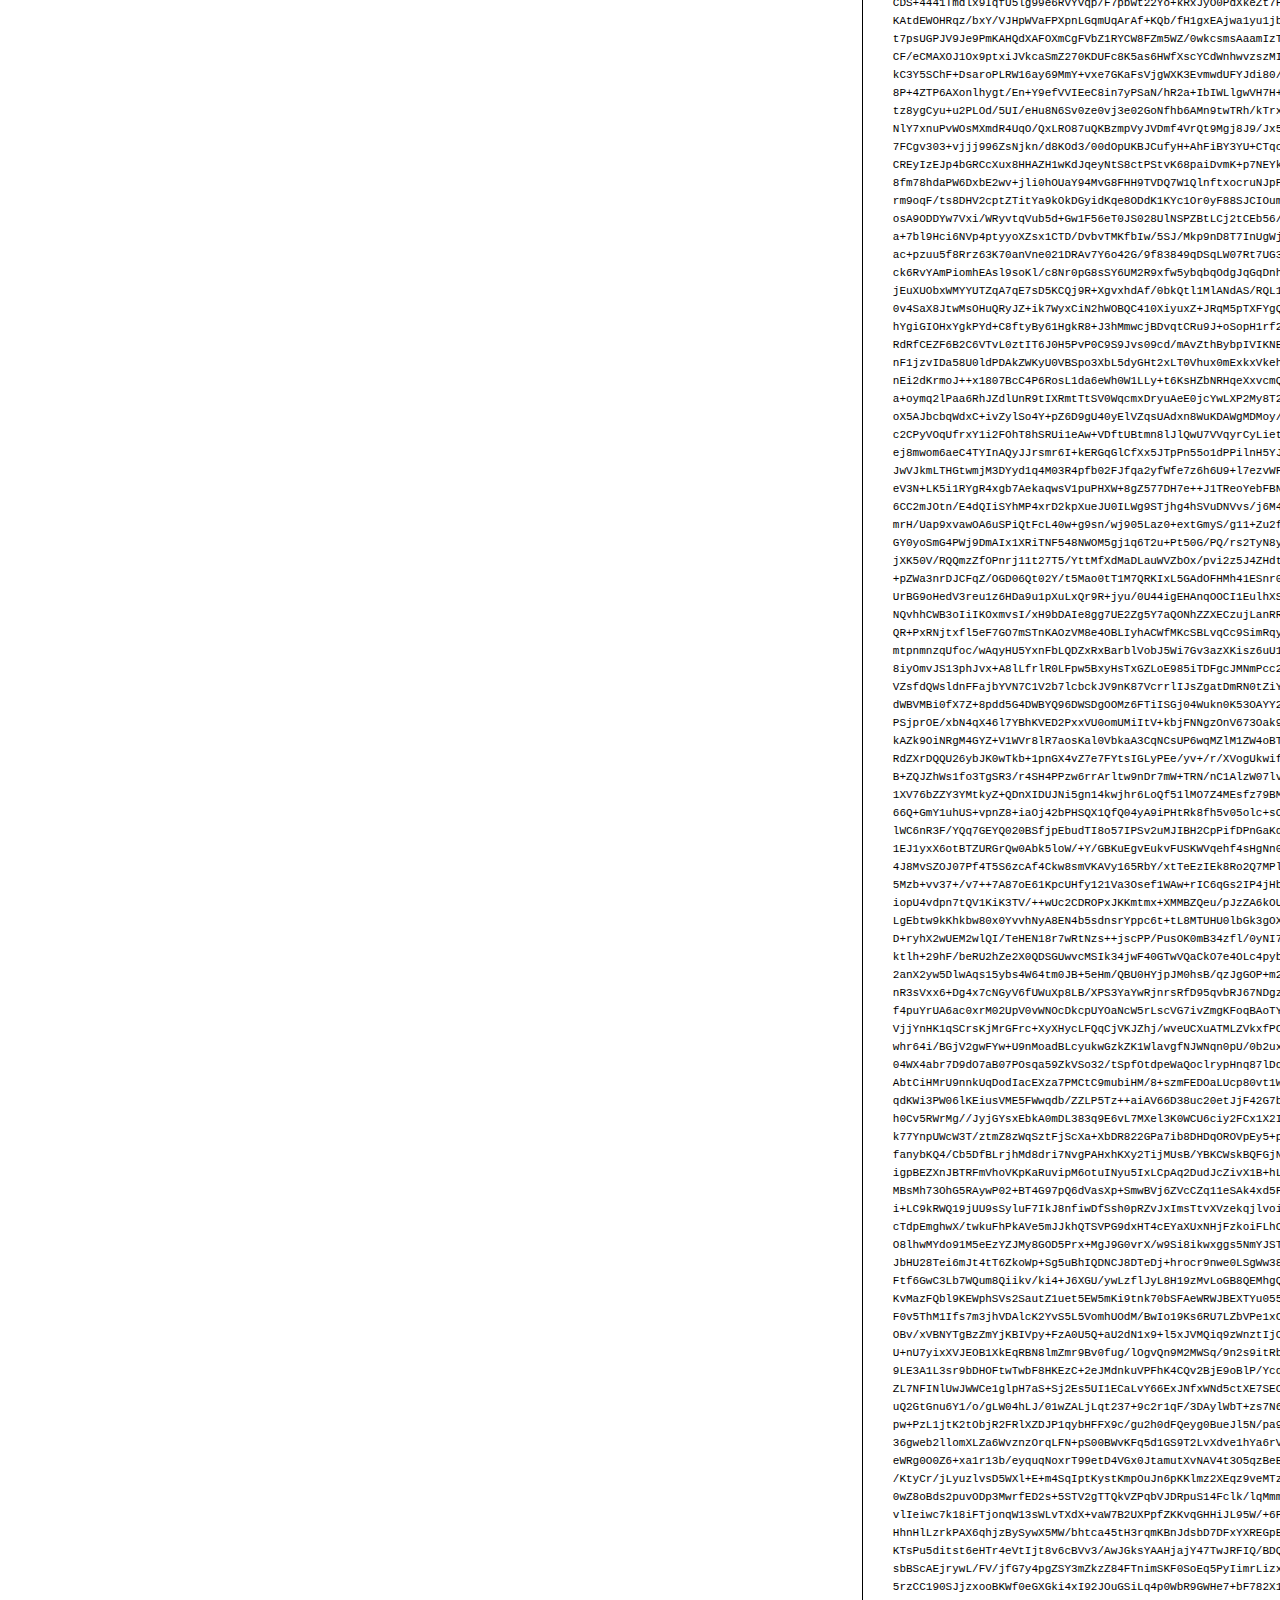
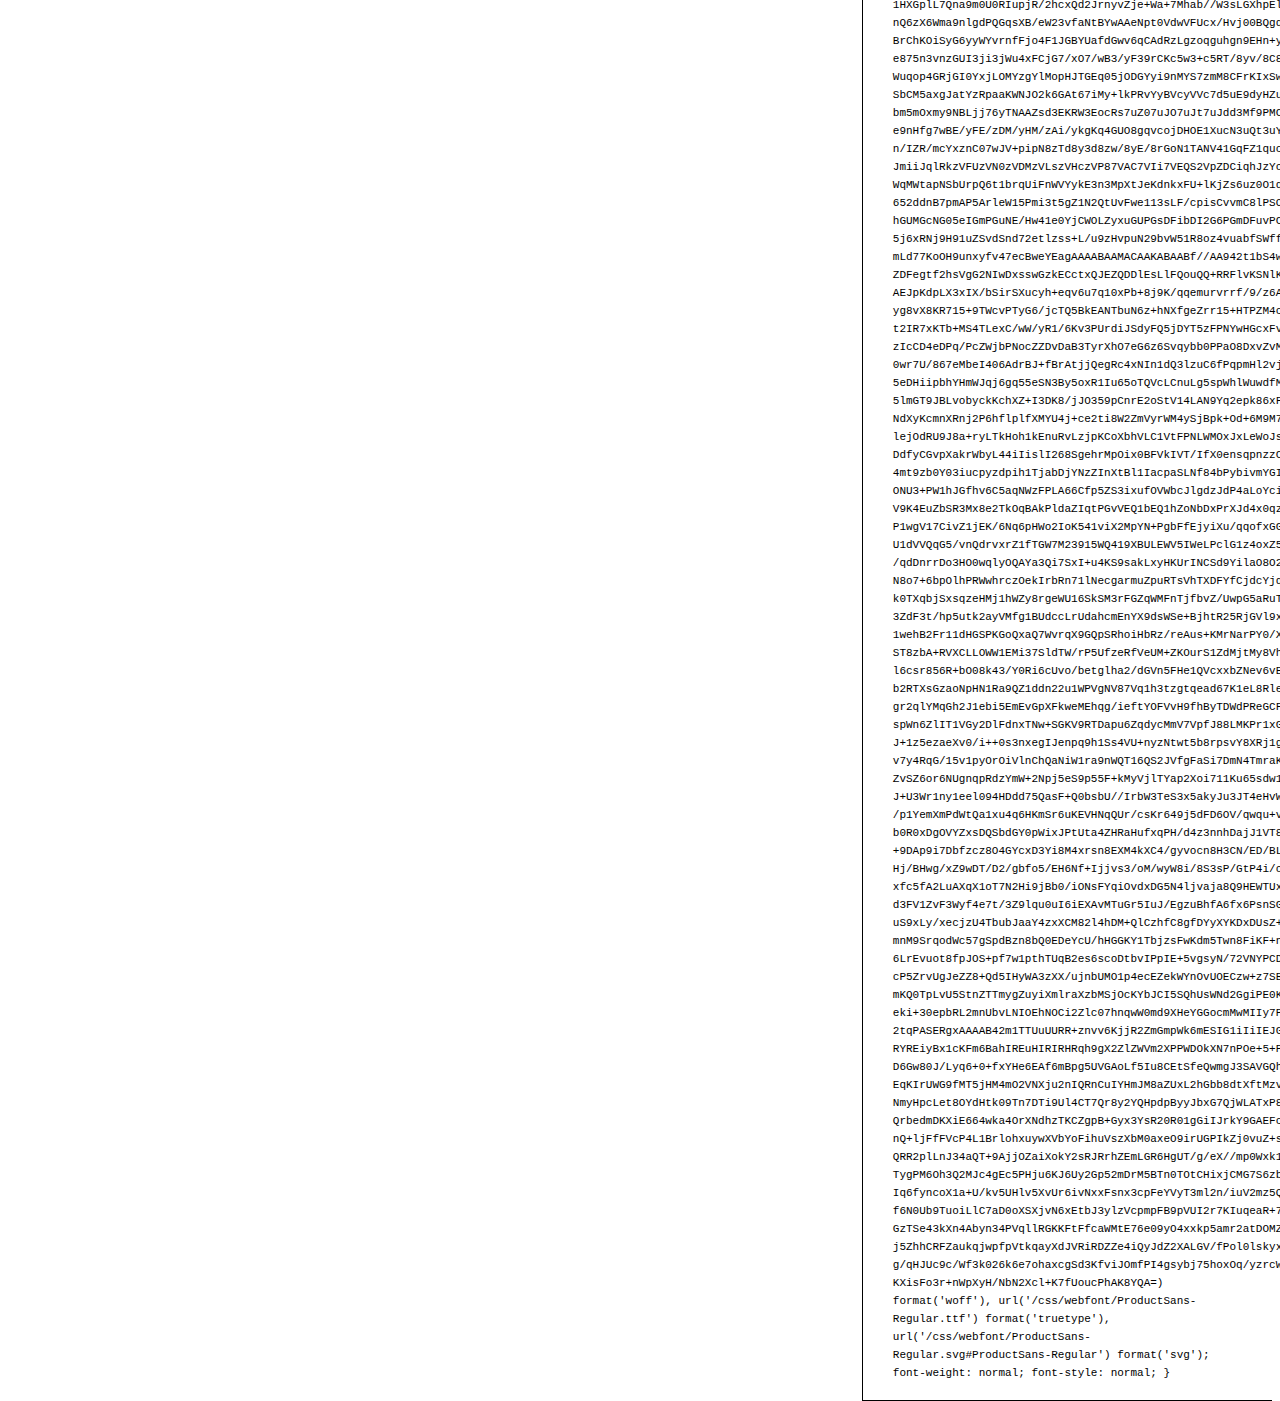
<file: fonts/ProductSans-Regular/preview.html>
<!DOCTYPE html>
<html>
<head>
<title>
ProductSans-Regular
 - Web font preview
</title>
<style type='text/css'>

@font-face {
  font-family: 'ProductSans-Regular';
  src: url('ProductSans-Regular.eot') format('embedded-opentype');
  font-weight: normal;
  font-style: normal;
}

@font-face {
  font-family: 'ProductSans-Regular';
  src:  url([data-uri]) format('woff'), url('ProductSans-Regular.ttf')  format('truetype'), url('ProductSans-Regular.svg#ProductSans-Regular') format('svg');
  font-weight: normal;
  font-style: normal;
}



body { font-family: 'ProductSans-Regular' !important; }
h1, h2, h3, h4 { font-weight: normal; }
.reg { color:black; background:white; }
.inverse { color:white; background:black; }
div { padding: 10px 15px; }
.right { background:white; width:30%; float: right; font-family: sans-serif; border: 1px solid black; border-width: 0 0 1px 1px;}
</style>
</head>
<body>
<div class='right'>
<h3>How to Install</h3>
<h4>Step 1</h4>
<div>
Upload contents of the zip file to your web server's public directory. For example:
<code>www.yourdomain.com/css/webfont/</code>
</div>
<h4>Step 2</h4>
<div>
Add contents of
<code>styles.css</code>
to your site's style sheet.
</div>
<h4>Step 3</h4>
<div>
Make sure you adjust the paths in code from
<code>styles.css</code>
to reflect the relative path on your server.
</div>
<div>
For this example you need to prepend
<code>/css/webfont/</code>
to all
<code>src url</code>
definitions. Like this:
</div>
<div>
<code style='font-size:11px;'>@font-face {
  font-family: 'ProductSans-Regular';
  src: url('/css/webfont/ProductSans-Regular.eot') format('embedded-opentype');
  font-weight: normal;
  font-style: normal;
}

@font-face {
  font-family: 'ProductSans-Regular';
  src:  url([data-uri]) format('woff'), url('/css/webfont/ProductSans-Regular.ttf')  format('truetype'), url('/css/webfont/ProductSans-Regular.svg#ProductSans-Regular') format('svg');
  font-weight: normal;
  font-style: normal;
}</code>
</div>
</div>
<div class='reg'>
<h1>
H1
ProductSans-Regular
</h1>
<h2>
H2
Donec lacinia, felis nec sagittis feugiat
</h2>
<h3>
H3
Sed ullamcorper tincidunt libero, sed tempus sem rhoncus non.
</h3>
<h4>
H4
Etiam in nulla eros, quis laoreet orci. Morbi ullamcorper tempor nunc sed ullamcorper.
</h4>
<div>
DEFAULT
In hac habitasse platea dictumst. Sed hendrerit scelerisque pellentesque. Suspendisse id eros quis sem tristique varius sed eget velit. Phasellus pellentesque ipsum non quam vulputate euismod. Nullam eget viverra lorem. Ut eu tortor metus. Mauris eget quam nulla, eu suscipit magna. Nullam vitae lectus quam, a consequat tortor. Ut sed arcu arcu. Aliquam aliquet lacinia lorem, id tristique nunc pulvinar eget.
</div>
<div>
SMALL
<small>
Proin volutpat, magna at vehicula blandit, massa lectus aliquam dolor, ut porta magna odio eu nunc. Nam nisi diam, commodo vitae hendrerit non, consequat sed est. Proin fringilla, nunc non vulputate hendrerit, turpis purus vestibulum diam, a venenatis nunc lectus nec quam. Quisque euismod fermentum mauris, at accumsan mi pulvinar in. Fusce libero lectus, fringilla non congue vel, cursus nec metus. Nunc ac ante quam.
</small>
</div>
<div>
BIG
<big>
Curabitur auctor orci vel felis sodales porttitor. Aenean non neque auctor tellus suscipit vulputate ut quis nunc. Integer tellus purus, venenatis a cursus nec, vestibulum eget turpis. Nulla pulvinar dictum elit, vulputate sodales nunc laoreet eget. Aliquam vitae urna ac risus scelerisque iaculis.
</big>
</div>

</div>
<div class='inverse'>
<h1>
H1
ProductSans-Regular
</h1>
<h2>
H2
Donec lacinia, felis nec sagittis feugiat
</h2>
<h3>
H3
Sed ullamcorper tincidunt libero, sed tempus sem rhoncus non.
</h3>
<h4>
H4
Etiam in nulla eros, quis laoreet orci. Morbi ullamcorper tempor nunc sed ullamcorper.
</h4>
<div>
DEFAULT
In hac habitasse platea dictumst. Sed hendrerit scelerisque pellentesque. Suspendisse id eros quis sem tristique varius sed eget velit. Phasellus pellentesque ipsum non quam vulputate euismod. Nullam eget viverra lorem. Ut eu tortor metus. Mauris eget quam nulla, eu suscipit magna. Nullam vitae lectus quam, a consequat tortor. Ut sed arcu arcu. Aliquam aliquet lacinia lorem, id tristique nunc pulvinar eget.
</div>
<div>
SMALL
<small>
Proin volutpat, magna at vehicula blandit, massa lectus aliquam dolor, ut porta magna odio eu nunc. Nam nisi diam, commodo vitae hendrerit non, consequat sed est. Proin fringilla, nunc non vulputate hendrerit, turpis purus vestibulum diam, a venenatis nunc lectus nec quam. Quisque euismod fermentum mauris, at accumsan mi pulvinar in. Fusce libero lectus, fringilla non congue vel, cursus nec metus. Nunc ac ante quam.
</small>
</div>
<div>
BIG
<big>
Curabitur auctor orci vel felis sodales porttitor. Aenean non neque auctor tellus suscipit vulputate ut quis nunc. Integer tellus purus, venenatis a cursus nec, vestibulum eget turpis. Nulla pulvinar dictum elit, vulputate sodales nunc laoreet eget. Aliquam vitae urna ac risus scelerisque iaculis.
</big>
</div>

</div>
</body>
</html>
</file>
<file: css/style.css>
@font-face {
  font-family: 'ProductSans-Regular';
  src: url('../fonts/ProductSans-Regular/ProductSans-Regular.eot?#iefix') format('embedded-opentype'),  
  	   url('../fonts/ProductSans-Regular/ProductSans-Regular.otf')  format('opentype'),
	   url('../fonts/ProductSans-Regular/ProductSans-Regular.woff') format('woff'), 
	   url('../fonts/ProductSans-Regular/ProductSans-Regular.ttf')  format('truetype'), 
	   url('../fonts/ProductSans-Regular/ProductSans-Regular.svg#FuturaStd-Light') format('svg');
  font-weight: normal;
  font-style: normal;
}

@font-face {
  font-family: 'ProductSans-Bold';
  src: url('../fonts/ProductSans-Bold/ProductSans-Bold.eot?#iefix') format('embedded-opentype'),  
  	   url('../fonts/ProductSans-Bold/ProductSans-Bold.otf')  format('opentype'),
	   url('../fonts/ProductSans-Bold/ProductSans-Bold.woff') format('woff'), 
	   url('../fonts/ProductSans-Bold/ProductSans-Bold.ttf')  format('truetype'), 
	   url('../fonts/ProductSans-Bold/ProductSans-Bold.svg#FuturaStd-Light') format('svg');
  font-weight: normal;
  font-style: normal;
}

html{
	font-size: 62.5%;
}

body{
	font-family: 'Open Sans', sans-serif;
	font-size: 1.6em;
	color: #313131;
	padding: 0 !important;
}

h1, h2, h3, h4, h5, h6{
	font-family: 'ProductSans-Bold', sans-serif;
}
input, textarea{
	font-family: 'Raleway', sans-serif;
}
button{
	font-family: 'ProductSans-Regular', sans-serif;
	border: none;
}
.cover-image{
	overflow: hidden;
	position: relative;
}
.cover-image > img{
	position: absolute;
}


/* Header Area */
header{
	position: absolute;
	top: 0;
	left: 0;
	width: 100%;
	padding: 2.7rem 0 2.5rem;
}
.logo{
	width: 14%;
}
.logo img{
	width: 100%;
}
nav{}
nav ul{
	list-style: none;
	margin: 1.5rem 0 0;
}
nav ul li{
	float: left;
}
nav ul li button {
    background: transparent;
    color: #fff;
    margin-left: 1.2rem;
    padding: 0.7rem 2.2rem;
}
nav ul li button:hover{}
nav ul li button.sign-in{
	background: #00C4CC;
	transition: background 0.5s ease-in-out;
}
nav ul li button.sign-in:hover{
	background: #00B5BD;
}

/* Banner Area */
.banner-area{
	background: rgb(66,133,244, 0.5);
	background: -moz-linear-gradient(top, rgba(0,38,75,0.9) 0%, rgba(0,38,75,0.9) 100%), url("../img/banner.jpg");
	background: -webkit-linear-gradient(top, rgba(0,38,75,0.9) 0%,rgba(0,38,75,0.9) 100%), url("../img/banner.jpg");
	background: linear-gradient(to bottom, rgba(0,38,75,0.9) 0%,rgba(0,38,75,0.9) 100%), url("../img/banner.jpg");
	filter: progid:DXImageTransform.Microsoft.gradient( startColorstr='#00264B', endColorstr='#00264B',GradientType=0 ), url("../img/banner.jpg");
	background-size: cover;
	background-position: center center;
	min-height: 100vh;
	display: flex;
	justify-content: center;
	align-items: center;
	text-align: center;
}
.banner-inner{
	width: 80%;
    margin: 22.5rem auto 15rem;
}
.banner-area h2,
.banner-area p{
	color: #fff;
}
.banner-area h2 {
    font-size: 5rem;
    margin: 0 0 0.45em;
}
.banner-area p {
    font-size: 2.4rem;
}

.banner-area button {
    color: #fff;
    background: #276FF1;
    padding: 1.7rem;
    margin: 2.5rem 0 0;
    text-align: center;
    width: 32%;
    font-size: 2.2rem;
}

.feature-area{
	background: #F8FAFC;
	padding: 10rem 0 9.5rem;
}
.single-feature{
	text-align: center;
	padding: 0 1.5rem;
}
.single-feature i{
	font-size: 5rem;
	color: #458DFF;
}
.single-feature h3{}
.single-feature p {
    font-size: 1.5rem;
    line-height: 1.5em;
}

.how-to-area{
	background: #EEF0F2;
	padding: 7.2rem 0 9rem;
}
.how-to-area h2{
	font-size: 4rem;
	margin-bottom: 0.4em;
}
.how-to-area h2 strong{
	color: #00B5BD;
}
.how-to-area p{
	line-height: 1.5em;
	margin: 0 0 1.1em;
}
.how-to-area .vimeo-video{
	margin: 3rem 0 0;
	width: 100%;
	background: #B8B8B8;
	width: 100%;
}
.how-to-area .vimeo-video iframe{
	display: block;
	height: 100%;
	width: 100%;
}
footer h4,
footer p{
	color: #F8FAFC;
}
footer h3{
	margin: 0 0 1.8rem;
	color: #19DDE5;
}
.upper-footer{
	background: #2D4047;
	padding: 9rem 0 9.5rem;
}
.upper-footer form{}
.upper-footer form input,
.upper-footer form textarea{
    width: 100%;
    background: #F8FAFC;
    border: none;
    font-size: 0.8em;
    overflow: hidden;
    display: block;
    padding: 1rem;
    margin: 0 0 1.1rem;
}
.upper-footer form input{}
.upper-footer form textarea{}
.upper-footer form button{
    color: #F8FAFC;
    background: #00B5BD;
    padding: 0.6rem 1.8rem;
}
.contact-info{
	display: flex;
	align-items: center;
}
.contact-map{
	width: calc(50% - 1.5rem);
	margin-right: 1.5rem;
}
.contact-map iframe{
	width: 100%;
}
.contact-text{
	width: calc(50% - 1.5rem);
	margin-left: 1.5rem;
}
.contact-text a{
	color: #19DDE5;
}
.contact-text{}
.contact-text ul{
	list-style-type: none;
	margin: 0;
	padding: 0;
}
.contact-text ul li{
	float: left;
	margin-right: 1rem;
	font-size: 2.5rem;
}
.contact-text ul li a{
	color: #F8FAFC;
}
.lower-footer{
	background: #1E3138;
	color: #EEF0F2;
	font-size: 1.4rem;
	padding: 2rem 0 0.8rem;
}



/* Sign In Modal */

.modal-dialog{
	width: 490px;
	margin: 80px auto 30px;
}
.modal-content{
	border-radius: 0;
	background: #F8FAFC;
	text-align: center;
	border-bottom: 0;
	border: none;
	position: relative;
	overflow: hidden;
}
.sign-in-top{
	padding: 50px 35px 38px;
}
.sign-up-top{
	padding: 50px 35px 0;
}
.sign-up-bottom {
    margin: 0 35px 38px;
    box-shadow: 0 12px 12px 0 rgba(223,225,227,0.7);
}
.modal-content .close{
	opacity: 1;
	position: absolute;
	top: 28px;
	right: 28px;
}
.modal-content .close i{
	color: #1E3138;
}
.modal-content h4{
	font-size: 3.5rem;
}
.sign-in-top form {
    padding-top: 25px;
}
.modal-content input{
	display: block;
	width: 100%;
	background: #fff;
	border: 1px solid #EEF0F2;
	font-size: 1.5rem;
	padding: 1.2rem;
	margin-bottom: 1rem;
}
.sign-in-top form button {
    font-family: "ProductSans-Regular", sans-serif;
    color: #fff;
    background: #00C4CC;
    padding: 12px 0;
    font-size: 22px;
    width: 100%;
    margin-top: 8px;
}
.sign-in-bottom{
	background: #EEF0F2;
	padding: 18px 35px 25px;
}
.sign-in-bottom p{}
.sign-in-bottom button{
	font-family: "ProductSans-Regular", sans-serif;
    color: #fff;
    background: #458DFF;
    padding: 8px 20px;
    font-size: 16px;
    margin-top: 5px;
}

/* Sign Up Modal */

.sign-up-top > p{
	margin: 0 0 15px;
}
.sign-up-steps{
	background: #EEF0F2;
	overflow: hidden;
	padding: 16px 0 15px;
	margin: 0 0 25px;
}
.single-sign-up-step{
	width: 33.33%;
	float: left;
	position: relative;
	z-index: 0;
}
.single-sign-up-step:not(:last-child):before,
.single-sign-up-step:not(:last-child):after{
	content: "";
	display: block;
	position: absolute;
	top: calc(50% - 4px);
	width: 100%;
	height: 4px;
	background: #313131;
	left: 50%;
	z-index: -1;
}
.single-sign-up-step:not(:last-child):after{
	background: #458DFF;
	transform: scaleX(0);
	transition: all 0.5s ease-in-out;
	transform-origin: left center;
}
.single-sign-up-step.stick-full:after{
	transform: scaleX(1);
}
.single-sign-up-step p:first-child{
	font-family: 'ProductSans-Regular', sans-serif;
	font-size: 1.5rem;
    margin: 0 0 0.3rem;
}
.single-sign-up-step span{
	display: block;
	height: 15px;
	width: 15px;
	margin: 0 auto;
	background: #313131;
	border-radius: 100%;
	transition: all 0.5s ease-in-out;
}
.single-sign-up-step.full span{
	background: #458DFF;
	
}
.single-sign-up-step p:last-child{
	margin: 0.7rem 0 0;
}
.sign-up-step-1 .single-step-inner{
	padding: 0 0 35px
}
.sign-up-role{
	overflow: hidden;
    width: 80%;
    margin: 0 auto;
    position: relative;
}
.sign-up-role span {
    height: 28px;
    width: 28px;
    text-align: center;
    font-size: 14px;
    position: absolute;
    top: calc(50% - 30px);
    border-radius: 100%;
    left: 50%;
    transform: translateX(-50%);
    background: #F8FAFC;
    padding: 3px 0 0;
    color: #777;
}
.sign-up-as{
	width: calc(50% - 2px);
	float: left;
	background: #DFE1E3;
	margin: 0 1px;
	cursor: pointer;
}
.sign-up-as h2{
	font-family: 'Raleway', sans-serif;
	font-size: 2rem;
}
.sign-up-as h2 strong{
	/*font-weight: 700;*/
	font-size: 3rem;
	font-family: 'ProductSans-Regular';
	transition: all 0.15s ease-in-out;
}
.sign-up-as:hover h2 strong{
	color: #00C4CC;
}
.single-step-inner h3{
	margin: 15px 0;
}
.sign-up-step-1 h3{
	margin: 0 0 30px;
}
.sign-up-bottom input{
	width: 100%;
}
.sign-up-field{
	overflow: hidden;
}
.sign-up-field input{
	width: calc(50% - 7px);
	float: left;
}
.sign-up-field input:nth-child(2n){
	margin-left: 14px;
}
.sign-up-step-2 .single-step-inner,
.sign-up-step-3 .single-step-inner{
	padding: 0 20px 25px;
	overflow: hidden;
}
/*.sign-up-step-2 .sign-up-field.buttons,
.sign-up-step-3 .sign-up-field.buttons{
	padding-bottom: 25px;
}*/
.sign-up-bottom button{
	background: #00C4CC;
	color: #fff;
	padding: 8px 25px;
}
.sign-up-bottom button[type="submit"]{
	background: #458DFF;
}
.sign-up-field.buttons{
	padding: 8px 0 0;
}
.sign-up-bottom form{
	position: relative;
	overflow: hidden;
}
.single-step{
	position: absolute;
	top: 0;
	left: 0;
	width: 100%;
	display: none;
}
.single-step:first-child{
	display: block;
}

/* Logged In Menu */
.logged-in-nav {
    margin-top: 13px;
}
.logged-in-nav form{
	position: relative;
}
.logged-in-nav form:after{
	content: "";
	width: 1px;
	display: block;
	background: rgb(45,64,71);
	background: -moz-linear-gradient(top, rgba(45,64,71,1) 0%, rgba(150,152,154,1) 50%, rgba(45,64,71,1) 100%);
	background: -webkit-linear-gradient(top, rgba(45,64,71,1) 0%,rgba(150,152,154,1) 50%,rgba(45,64,71,1) 100%);
	background: linear-gradient(to bottom, rgba(45,64,71,1) 0%,rgba(150,152,154,1) 50%,rgba(45,64,71,1) 100%);
	filter: progid:DXImageTransform.Microsoft.gradient( startColorstr='#2d4047', endColorstr='#2d4047',GradientType=0 );
	position: absolute;
	top: 0;
	right: 0;
	bottom: 0;
}
.logged-in-nav input{}
.logged-in-nav input[type="text"]{
	background: transparent;
	border: 2px solid #F8FAFC;
	border-radius: 25px;
	color: #F8FAFC;
	padding: 6px 20px;
	margin: 1px 23px 0 0;
}

.logged-in-nav input[type="text"]::-webkit-input-placeholder { /* Chrome/Opera/Safari */
  opacity: 1;
  color: #f8fafc;
}
.logged-in-nav input[type="text"]::-moz-placeholder { /* Firefox 19+ */
  opacity: 1;
  color: #f8fafc;
}
.logged-in-nav input[type="text"]:-ms-input-placeholder { /* IE 10+ */
  opacity: 1;
  color: #f8fafc;
}
.logged-in-nav input[type="text"]:-moz-placeholder { /* Firefox 18- */
  opacity: 1;
  color: #f8fafc;
}
.logged-in-nav input[type="submit"]{
	display: none;
}
.logged-in-menu{
	list-style-type: none;
	display: flex;
    align-items: center;
    margin-bottom: 0;
    padding-left: 20px;
}
.logged-in-menu > li{
	float: left;
}
.logged-in-menu > li > a{
	color: #fff;
	font-family: 'ProductSans-Regular', sans-serif;
}
li.user-info{
	padding-right: 19px;
}
li.user-info > a{
	display: flex;
	align-items: center;
}
li.user-info a span {
    font-size: 17px;
    margin-right: 13px;
}
.user-image{
	height: 45px;
	width: 45px;
	border-radius: 100%;
	border: 2px solid #F8FAFC;
}
li.user-settings{
	position: relative;
	padding-left: 13px;
	/*border-left: 1px solid #313131;*/
}
li.user-settings:before{
	content: "";
	width: 1px;
	display: block;
	background: rgb(45,64,71);
	background: -moz-linear-gradient(top, rgba(45,64,71,1) 0%, rgba(150,152,154,1) 50%, rgba(45,64,71,1) 100%);
	background: -webkit-linear-gradient(top, rgba(45,64,71,1) 0%,rgba(150,152,154,1) 50%,rgba(45,64,71,1) 100%);
	background: linear-gradient(to bottom, rgba(45,64,71,1) 0%,rgba(150,152,154,1) 50%,rgba(45,64,71,1) 100%);
	filter: progid:DXImageTransform.Microsoft.gradient( startColorstr='#2d4047', endColorstr='#2d4047',GradientType=0 );
	position: absolute;
	top: 0;
	left: 0;
	bottom: 0;
}
/*.user-image img{
	width: 100%;
}*/
.logged-in-menu > li > button{
	color: #F8FAFC;
	background: transparent;
	cursor: pointer;
	margin-top: 5px;
}
.logged-in-menu > li > button:focus{
	outline: none;
}
.logged-in-menu > li > button i {
    font-size: 27px;
    transition: all 0.3s ease-in-out;
}
.logged-in-menu > li > button i.rotate{
    transform: rotate(45deg);
}
.logged-in-dropdown-menu{
	list-style-type: none;
    position: absolute;
    top: calc(100% + 25px);
    right: -8px;
    background: #fff;
    width: 180px;
    padding: 6px 3px;
    z-index: 1;
    display: none;
}
.logged-in-dropdown-menu:before{
	content: "";
	display: block;
	background: #fff;
	height: 15px;
	width: 15px;
	transform: rotate(45deg);
	position: absolute;
	top: -8px;
	right: 20px;
	z-index: -1;
}
.logged-in-dropdown-menu > li{}
.logged-in-dropdown-menu > li > a{
	font-size: 15px;
    color: #313131;
    width: 100%;
    display: block;
    padding: 9px 15px;

}
.logged-in-dropdown-menu > li > a:hover{
	text-decoration: none;
	background: #EEF0F2;
	color: #000;
}

.header-white{
	/*background: #fff;*/
	background: #FBFDFF;
	position: relative;
	box-shadow: 0 0 5px 0 rgba(49,49,49,0.4);
}
.header-white .logged-in-nav input[type="text"]{
	border: 2px solid #313131;
}
.header-white li.user-info a span{
	color: #313131;
}
.header-white .logged-in-menu > li > button i{
	color: #313131;
}
.logged-in-nav input[type="text"]{
	color: #313131;
}
.header-white .logged-in-nav input[type="text"]::-webkit-input-placeholder { /* Chrome/Opera/Safari */
  opacity: 1;
  color: #313131;
}
.header-white .logged-in-nav input[type="text"]::-moz-placeholder { /* Firefox 19+ */
  opacity: 1;
  color: #313131;
}
.header-white .logged-in-nav input[type="text"]:-ms-input-placeholder { /* IE 10+ */
  opacity: 1;
  color: #313131;
}
.header-white .logged-in-nav input[type="text"]:-moz-placeholder { /* Firefox 18- */
  opacity: 1;
  color: #313131;
}
.header-white .logged-in-nav form:after,
.header-white li.user-settings:before{    
background: rgb(255,255,255);
background: -moz-linear-gradient(top, rgba(255,255,255,1) 0%, rgba(150,152,154,1) 50%, rgba(255,255,255,1) 100%);
background: -webkit-linear-gradient(top, rgba(255,255,255,1) 0%,rgba(150,152,154,1) 50%,rgba(255,255,255,1) 100%);
background: linear-gradient(to bottom, rgba(255,255,255,1) 0%,rgba(150,152,154,1) 50%,rgba(255,255,255,1) 100%);
filter: progid:DXImageTransform.Microsoft.gradient( startColorstr='#ffffff', endColorstr='#ffffff',GradientType=0 );
}
.header-white .user-image{
	border: 2px solid #313131;
}
.header-white .logged-in-dropdown-menu:before{
	box-shadow: -2.5px -2.5px 5px 0 rgba(49,49,49,0.15);
}
.header-white .logged-in-dropdown-menu:after{
	content: "";
	position: absolute;
	box-shadow: 0 0 5px 0 rgba(49,49,49,0.4);
	top: 0;
	left: 0;
	bottom: 0;
	right: 0;
	z-index: -2;
}
.header-white .logged-in-dropdown-menu > li > a:hover{
	background: #EEF0F2;
	color: #000;
}
.header-white .logged-in-dropdown-menu{
    top: calc(100% + 28px);
}


/* Profile Area */

.profile-info-area{
	/*background: #FBFDFF;*/
	padding: 50px 0 60px;
	background: rgb(66,133,244, 0.5);
	background: -moz-linear-gradient(top, rgba(0,38,75,0.9) 0%, rgba(0,38,75,0.9) 100%), url("../img/banner-2.jpg");
	background: -webkit-linear-gradient(top, rgba(0,38,75,0.9) 0%,rgba(0,38,75,0.9) 100%), url("../img/banner-2.jpg");
	background: linear-gradient(to bottom, rgba(0,38,75,0.9) 0%,rgba(0,38,75,0.9) 100%), url("../img/banner-2.jpg");
	filter: progid:DXImageTransform.Microsoft.gradient( startColorstr='#00264B', endColorstr='#00264B',GradientType=0 ), url("../img/banner-2.jpg");
	background-size: cover;
	background-position: center center;
}
.basic-info{
	margin: 25px 0 0;
}
.basic-info > p{
	font-style: italic;
	margin: 20px 0 0;
	color: #F8FAFC;
}
.basic-info-top{
    display: flex;
    align-items: center;
}
.basic-info-top h2{
	font-size: 33px;
	margin-top: 0;
	color: #F8FAFC;
}
.basic-info-top p{
	margin-bottom: 0;
	color: #EEF0F2;
}
.basic-info-top span{
	background: #458DFF;
    color: #fff;
    border-radius: 5px;
    font-weight: bold;
    padding: 0px 7px;
    margin-left: 2px;
}
.basic-info-left{
	padding-left: 20px;
}
.profile-image{
	height: 150px;
	width: 150px;
	border-radius: 100%;
	z-index: 0;
}
.more-info{
	background: #00C4CC;
	overflow: hidden;
	padding: 20px 40px;
	position: relative;
}
.more-info h4{
	color: #fff;
	font-size: 21px;
}
.more-info ul{
	list-style-type: none;
	margin: 0;
	padding: 0;
}
.more-info ul li{
	color: #fff;
	line-height: 1.8em;
	font-size: 15px;
}
.more-info ul li span{
	font-weight: bold;
}
.more-info button {
    position: absolute;
    background: #F8FAFC;
    padding: 10px 25px;
    color: #313131;
    top: 0;
    right: 0;
}

.profile-report-area{
	background: #EEF0F2;
	padding: 0 0 60px;
}
.report-heading{
	overflow: hidden;
	/*margin: 0 11px 0;*/
	margin: 60px 11px 25px;
}
.report-heading h2{
	margin: 2px 0 0;
    font-size: 36px;
}
.report-heading button{
	color: #fff;
	background: #458DFF;
	font-size: 18px;
	padding: 10px 40px;
}
.reports{
	display: flex;
	flex-wrap: wrap;
}
.single-report{
	width: calc(25% - 22px);
	margin: 0 11px 28px;
	box-shadow: 0 0 10px 0 rgba(49,49,49,0.1);
	background: #F8FAFC;
}
.report-thumbnail{
	width: 100%;
	height: 150px;
	cursor: pointer;
	background: rgba(45,64,71,0.4);
}
.report-thumbnail img{
	transition: filter 0.2s ease-in-out;
}
.blur .report-thumbnail img{
	/*filter:blur(5px);*/
	/*width: 100%;*/
	display: none;
}
.report-thumbnail:before{
	content: "";
	position: absolute;
	top: 0;
	left: 0;
	right: 0;
	bottom: 0;
	z-index: 1;
	background: rgba(45,64,71,0.4);
	background: -moz-linear-gradient(top, rgba(45,64,71,1,0.4) 0%, rgba(45,64,71,1,0.4) 100%);
	background: -webkit-linear-gradient(top, rgba(45,64,71,1,0.4) 0%,rgba(45,64,71,1,0.4) 100%);
	background: linear-gradient(to bottom, rgba(45,64,71,1,0.4) 0%,rgba(45,64,71,1,0.4) 100%);
	filter: progid:DXImageTransform.Microsoft.gradient( startColorstr='#2d4047', endColorstr='#2d4047',GradientType=0 );
	opacity: 0;
	transition: all 0.5s ease-in-out;
}
.report-thumbnail:hover:before{
	opacity: 1;
}
.report-thumbnail span{
	position: absolute;
	top: 50%;
	left: 50%;
	z-index: 2;
	transform: translate(-50%,-50%);
	font-family: 'ProductSans-Regular', sans-serif;
	background: #276FF1;
	color: #fff;
	padding: 3px 12px;
	opacity: 0;
	transition: all 0.5s ease-in-out;
}
.report-thumbnail:hover span{
	opacity: 1;
}
.report-images{}
.report-text{
	overflow: hidden;
	padding: 0 25px 12px;
}
.report-text h3{
	font-size: 20px;
	margin-bottom: 5px;
}
.report-text h3 + p{
	color: #768487;
    font-size: 13px;
}
.report-text p:last-child{
	display: none;
}
</file>
